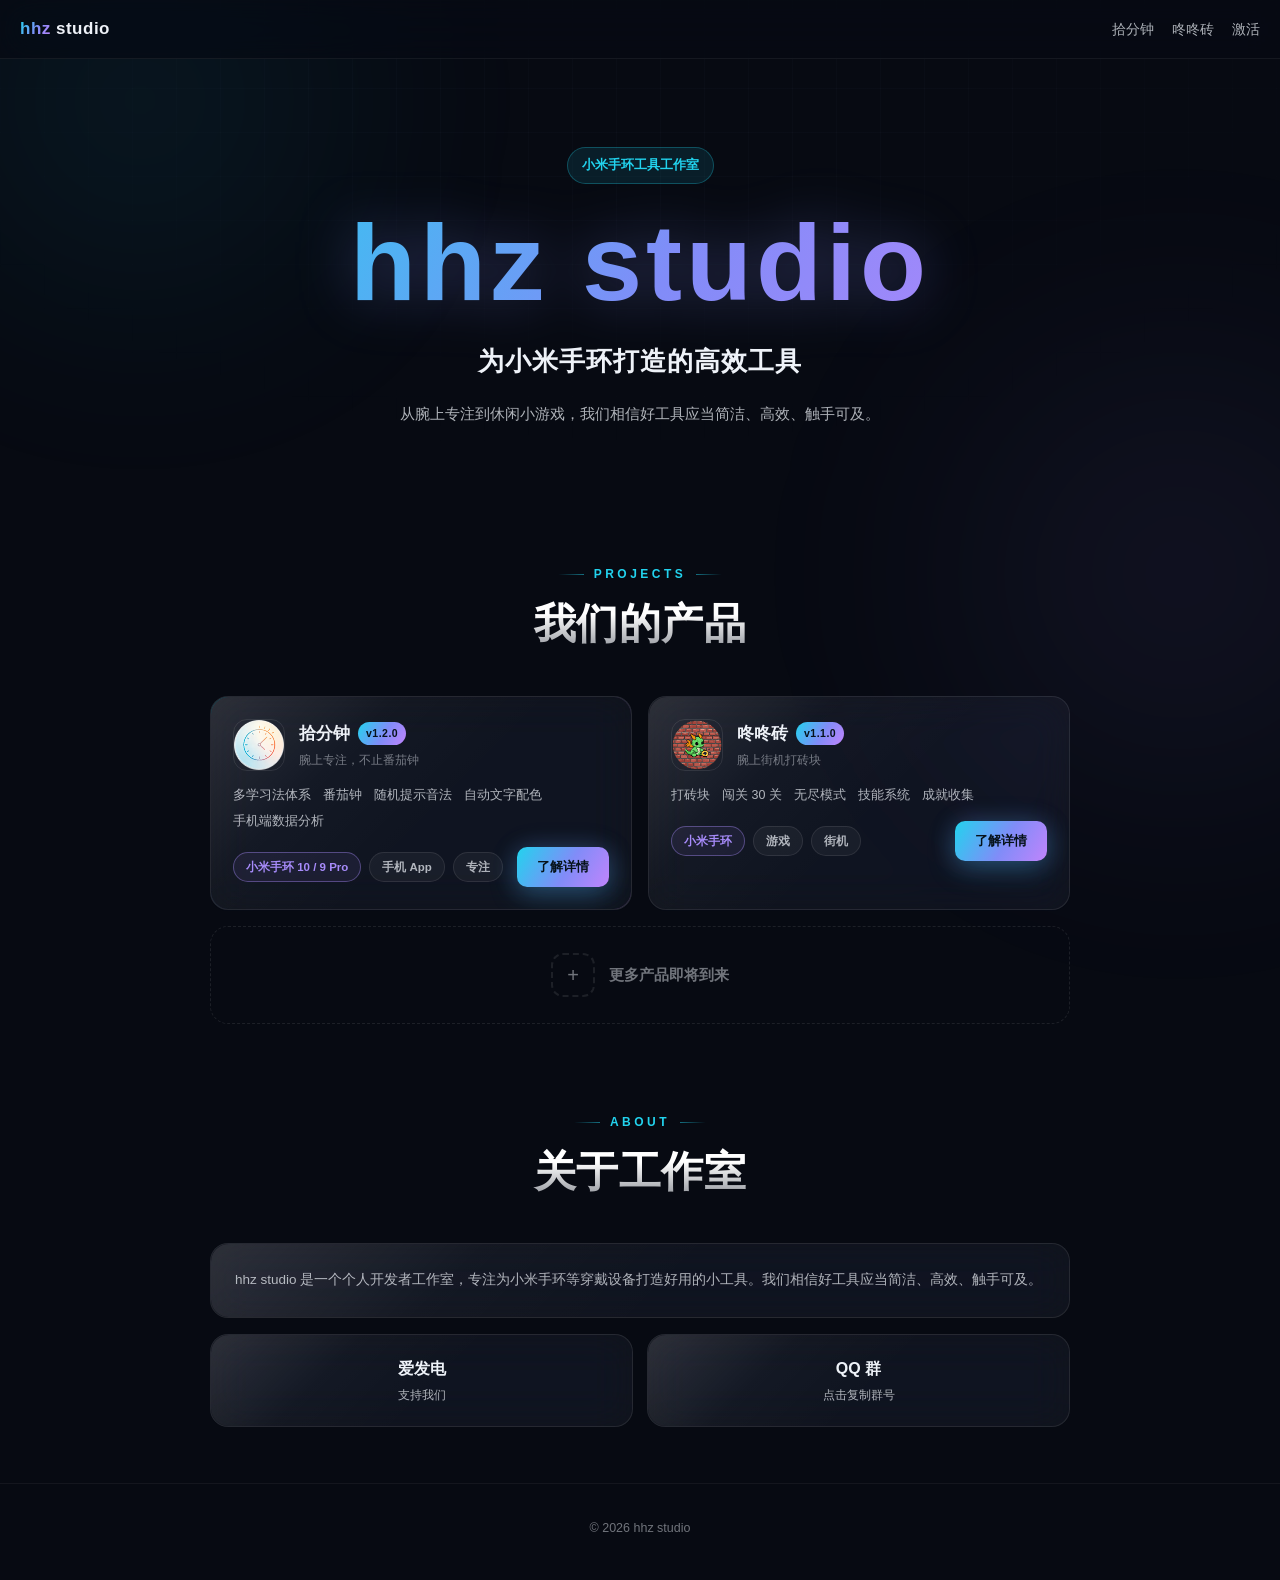
<file: index.html>
<!DOCTYPE html>
<html lang="zh-CN">
<head>
<meta charset="utf-8">
<meta name="viewport" content="width=device-width, initial-scale=1, viewport-fit=cover">
<meta name="color-scheme" content="dark">
<link rel="icon" type="image/png" href="assets/app-icon.png">
<title>hhz studio - 为小米手环打造的高效工具</title>
<style>
:root {
  --bg: #070a12;
  --bg-soft: #0c1220;
  --card: rgba(255, 255, 255, 0.045);
  --card-border: rgba(255, 255, 255, 0.09);
  --text: #eef2f8;
  --text-secondary: rgba(238, 242, 248, 0.72);
  --text-muted: rgba(238, 242, 248, 0.46);
  --primary: #22d3ee;
  --accent: #a78bfa;
  --grad: linear-gradient(120deg, #22d3ee 0%, #818cf8 55%, #c084fc 100%);
  --radius: 18px;
}
* { margin: 0; padding: 0; box-sizing: border-box; }
html { scroll-behavior: smooth; }
body {
  font-family: -apple-system, BlinkMacSystemFont, "Segoe UI", "PingFang SC", "Hiragino Sans GB", "Microsoft YaHei", sans-serif;
  background: var(--bg);
  color: var(--text);
  line-height: 1.75;
  overflow-x: hidden;
  -webkit-font-smoothing: antialiased;
}
::selection { background: rgba(34, 211, 238, 0.30); color: #fff; }
::-webkit-scrollbar { width: 10px; height: 10px; }
::-webkit-scrollbar-track { background: transparent; }
::-webkit-scrollbar-thumb { background: rgba(255, 255, 255, 0.12); border-radius: 99px; border: 2px solid var(--bg); }
::-webkit-scrollbar-thumb:hover { background: rgba(255, 255, 255, 0.22); }
/* 背景氛围光 + 网格叠加 */
.bg-glow { position: fixed; inset: 0; pointer-events: none; z-index: 0; }
.bg-glow::before, .bg-glow::after {
  content: ''; position: absolute; border-radius: 50%; filter: blur(130px); opacity: 0.4;
  animation: drift 22s ease-in-out infinite alternate;
}
.bg-glow::before { width: 560px; height: 560px; top: -180px; left: -140px; background: radial-gradient(circle, rgba(34, 211, 238, 0.34), transparent 65%); }
.bg-glow::after { width: 680px; height: 680px; top: 26%; right: -240px; background: radial-gradient(circle, rgba(168, 139, 250, 0.28), transparent 65%); animation-delay: -11s; }
@keyframes drift {
  0% { transform: translate(0, 0) scale(1); }
  50% { transform: translate(40px, 30px) scale(1.08); }
  100% { transform: translate(-30px, 50px) scale(0.96); }
}
.bg-grid {
  position: fixed; inset: 0; pointer-events: none; z-index: 0; opacity: 0.55;
  background-image:
    linear-gradient(rgba(148, 163, 200, 0.05) 1px, transparent 1px),
    linear-gradient(90deg, rgba(148, 163, 200, 0.05) 1px, transparent 1px);
  background-size: 44px 44px;
  mask-image: radial-gradient(ellipse 90% 70% at 50% 0%, #000 30%, transparent 75%);
  -webkit-mask-image: radial-gradient(ellipse 90% 70% at 50% 0%, #000 30%, transparent 75%);
}
a { color: var(--primary); text-decoration: none; }
.wrap { position: relative; z-index: 1; max-width: 1080px; margin: 0 auto; padding: 0 20px; }

/* ===== 顶栏 ===== */
.site-header {
  position: sticky; top: 0; z-index: 50;
  display: flex; align-items: center; justify-content: space-between;
  padding: 14px 20px;
  background: rgba(7, 10, 18, 0.72);
  backdrop-filter: blur(18px) saturate(160%);
  -webkit-backdrop-filter: blur(18px) saturate(160%);
  border-bottom: 1px solid rgba(255, 255, 255, 0.06);
}
.logo { font-weight: 800; font-size: 17px; color: var(--text); letter-spacing: 0.5px; }
.logo em { font-style: normal; background: var(--grad); -webkit-background-clip: text; background-clip: text; color: transparent; }
.nav { display: flex; gap: 18px; font-size: 14px; }
.nav a { color: var(--text-secondary); transition: color .2s; }
.nav a:hover, .nav a.active { color: var(--text); }

/* ===== Hero ===== */
.hero { text-align: center; padding: 88px 20px 56px; }
.hero [data-animate] { transition-delay: 0s; }
.hero [data-animate]:nth-of-type(2) { transition-delay: 0.06s; }
.hero [data-animate]:nth-of-type(3) { transition-delay: 0.12s; }
.hero [data-animate]:nth-of-type(4) { transition-delay: 0.18s; }
.hero-badge {
  display: inline-flex; align-items: center; gap: 8px;
  padding: 6px 14px; border-radius: 999px;
  background: rgba(34, 211, 238, 0.1); border: 1px solid rgba(34, 211, 238, 0.28);
  color: var(--primary); font-size: 13px; font-weight: 600; margin-bottom: 22px;
}
.hero h1 {
  font-size: clamp(52px, 10vw, 108px); font-weight: 800; letter-spacing: 4px; line-height: 1.05;
  background: linear-gradient(120deg, #22d3ee, #818cf8, #c084fc, #818cf8, #22d3ee);
  background-size: 220% auto;
  -webkit-background-clip: text; background-clip: text; color: transparent;
  animation: shine 7s linear infinite;
  filter: drop-shadow(0 0 28px rgba(129, 140, 248, 0.35));
}
@keyframes shine { to { background-position: 220% center; } }
.hero .slogan { margin-top: 20px; font-size: clamp(18px, 3vw, 26px); font-weight: 600; letter-spacing: 1px; color: var(--text); }
.hero .sub { margin: 16px auto 0; max-width: 640px; font-size: 15px; color: var(--text-secondary); line-height: 1.85; }

/* ===== 区块 ===== */
.section { padding: 72px 0 8px; }
.section-head { text-align: center; margin-bottom: 46px; }
.section-kicker {
  display: inline-flex; align-items: center; gap: 10px;
  font-size: 12px; font-weight: 700; letter-spacing: 3.5px; color: var(--primary); text-transform: uppercase;
}
.section-kicker::before, .section-kicker::after {
  content: ''; width: 26px; height: 1px;
  background: linear-gradient(90deg, transparent, rgba(34,211,238,0.5));
}
.section-kicker::after { background: linear-gradient(90deg, rgba(34,211,238,0.5), transparent); }
.section-head h2 {
  font-size: clamp(28px, 4.6vw, 42px); font-weight: 800; margin-top: 14px; letter-spacing: 0.5px; line-height: 1.2;
  background: linear-gradient(180deg, #ffffff 30%, rgba(238,242,248,0.6));
  -webkit-background-clip: text; background-clip: text; color: transparent;
}
.section-head p { margin: 14px auto 0; max-width: 640px; font-size: 14.5px; color: var(--text-secondary); line-height: 1.85; }

.glass {
  background: var(--card);
  backdrop-filter: blur(20px) saturate(160%);
  -webkit-backdrop-filter: blur(20px) saturate(160%);
  border: 1px solid var(--card-border);
  border-radius: var(--radius);
  position: relative; overflow: hidden;
  transition: transform .25s ease, border-color .25s ease, box-shadow .25s ease;
}
.glass::before {
  content: ''; position: absolute; inset: 0; border-radius: inherit; pointer-events: none;
  background: linear-gradient(135deg, rgba(255,255,255,0.12) 0%, rgba(255,255,255,0.02) 30%, transparent 55%);
}
.glass > * { position: relative; z-index: 1; }
/* 鼠标跟随光晕 */
.glass::after {
  content: ''; position: absolute; inset: 0; border-radius: inherit; z-index: 0; pointer-events: none;
  background: radial-gradient(340px circle at var(--mx, 50%) var(--my, 50%), rgba(56,189,248,0.10), transparent 65%);
  opacity: 0; transition: opacity .3s;
}
.glass:hover::after { opacity: 1; }
/* 顶部滚动进度条 */
.scroll-progress {
  position: fixed; top: 0; left: 0; right: 0; height: 2px; z-index: 100;
  background: linear-gradient(90deg, #22d3ee, #818cf8, #c084fc);
  transform-origin: 0 50%; transform: scaleX(0);
  box-shadow: 0 0 10px rgba(56,189,248,0.5);
}
/* 发光渐变边框卡片（重点卡片用） */
.glow-border { position: relative; }
.glow-border::after {
  content: ''; position: absolute; inset: -1px; border-radius: calc(var(--radius) + 1px); z-index: 0; pointer-events: none;
  padding: 1px; background: linear-gradient(135deg, rgba(34,211,238,0.5), rgba(129,140,248,0.15) 40%, rgba(192,132,252,0.4));
  -webkit-mask: linear-gradient(#000 0 0) content-box, linear-gradient(#000 0 0);
  -webkit-mask-composite: xor; mask-composite: exclude;
  opacity: 0.7;
}

/* ===== 项目卡片 ===== */
.projects-grid { display: grid; grid-template-columns: repeat(auto-fit, minmax(320px, 1fr)); gap: 16px; max-width: 860px; margin: 0 auto; }
.project-card { padding: 22px; cursor: pointer; transition: transform .18s, border-color .18s; display: flex; flex-direction: column; gap: 14px; }
.project-card:hover { transform: translateY(-4px); border-color: rgba(34, 211, 238, 0.35); }
.project-head { display: flex; align-items: center; gap: 14px; }
.project-icon { width: 52px; height: 52px; min-width: 52px; border-radius: 14px; border: 1px solid var(--card-border); }
.project-name { font-weight: 800; font-size: 17px; display: flex; align-items: center; gap: 8px; flex-wrap: wrap; }
.project-ver {
  font-size: 10.5px; font-weight: 800; padding: 2px 8px; border-radius: 999px;
  background: var(--grad); color: #06121a; letter-spacing: 0.5px;
}
.project-sub { font-size: 12px; color: var(--text-muted); margin-top: 2px; }
.project-feats { display: flex; flex-wrap: wrap; gap: 4px 12px; font-size: 12.5px; color: var(--text-secondary); }
.project-tags { display: flex; align-items: center; gap: 8px; flex-wrap: wrap; }
.chip {
  padding: 4px 12px; border-radius: 999px; font-size: 11.5px; font-weight: 600;
  background: var(--card); border: 1px solid var(--card-border); color: var(--text-secondary);
}
.chip.hot { border-color: rgba(167, 139, 250, 0.4); color: var(--accent); background: rgba(167, 139, 250, 0.08); }
.btn {
  display: inline-flex; align-items: center; justify-content: center; gap: 8px;
  height: 40px; padding: 0 20px; border-radius: 10px;
  font-size: 13px; font-weight: 700; cursor: pointer; transition: transform .15s, box-shadow .2s;
}
.btn:hover { transform: translateY(-2px); }
.btn-primary { background: var(--grad); color: #06121a; box-shadow: 0 8px 28px rgba(56, 189, 248, 0.28), 0 0 26px rgba(129, 140, 248, 0.18); }
.btn-primary:hover { box-shadow: 0 12px 34px rgba(56, 189, 248, 0.36), 0 0 44px rgba(129, 140, 248, 0.28); }
.project-card .btn { margin-left: auto; }

/* 占位卡片 */
.card-placeholder {
  grid-column: 1 / -1;
  display: flex; align-items: center; justify-content: center; gap: 14px;
  padding: 26px; border-radius: var(--radius);
  border: 1.5px dashed var(--card-border); color: var(--text-muted);
}
.card-placeholder .plus {
  width: 44px; height: 44px; border-radius: 12px; border: 2px dashed var(--card-border);
  display: flex; align-items: center; justify-content: center; font-size: 20px;
}
.card-placeholder .txt { font-weight: 600; font-size: 15px; }

/* ===== 关于 / 联系 ===== */
.about-card { padding: 24px; max-width: 860px; margin: 0 auto; }
.about-card h2 { font-size: 16px; font-weight: 800; margin-bottom: 8px; }
.about-card p { font-size: 13.5px; color: var(--text-secondary); line-height: 1.8; }

.contact-grid { display: grid; grid-template-columns: repeat(auto-fit, minmax(220px, 1fr)); gap: 14px; max-width: 860px; margin: 16px auto 0; }
.contact-card { padding: 20px; text-align: center; display: block; color: var(--text); cursor: pointer; transition: transform .18s, border-color .18s; }
.contact-card:hover { transform: translateY(-3px); border-color: rgba(34, 211, 238, 0.35); }
.contact-title { font-size: 16px; font-weight: 700; margin-bottom: 2px; }
.contact-desc { font-size: 12px; color: var(--text-secondary); }

.site-footer {
  text-align: center; padding: 34px 20px 40px;
  color: var(--text-muted); font-size: 12.5px;
  border-top: 1px solid rgba(255,255,255,0.05); margin-top: 48px;
}

/* 入场动画 */
[data-animate] { opacity: 0; transform: translateY(18px); transition: opacity .55s ease, transform .55s ease; }
[data-animate].in { opacity: 1; transform: none; }

@media (max-width: 640px) {
  .hero { padding: 60px 16px 40px; }
  .section { padding: 40px 0 4px; }
}
@media (max-width: 480px) {
  html { font-size: 15px; }
  .wrap { padding: 0 16px; }
  .site-header { padding: 12px 16px; }
  .nav { gap: 12px; }
  .nav a { font-size: 13px; }
  .hero { padding: 44px 12px 32px; }
  .hero h1 { letter-spacing: 1px; }
  .section { padding: 32px 0 4px; }
  .section-head { margin-bottom: 26px; }
  .projects-grid { grid-template-columns: 1fr; }
  .contact-grid { grid-template-columns: 1fr 1fr; gap: 10px; }
  .project-card { padding: 18px; }
  .btn { height: 44px; padding: 0 18px; }
}
</style>
</head>
<body>
<div class="bg-glow"></div>
<div class="bg-grid"></div>

<header class="site-header">
  <a class="logo" href="index.html"><em>hhz</em> studio</a>
  <nav class="nav">
    <a href="shifz.html">拾分钟</a>
    <a href="dazk.html">咚咚砖</a>
    <a href="activate.html">激活</a>
  </nav>
</header>

<div class="wrap">

  <!-- ===== Hero ===== -->
  <section class="hero">
    <div class="hero-badge" data-animate>小米手环工具工作室</div>
    <h1 data-animate>hhz studio</h1>
    <div class="slogan" data-animate>为小米手环打造的高效工具</div>
    <p class="sub" data-animate>从腕上专注到休闲小游戏，我们相信好工具应当简洁、高效、触手可及。</p>
  </section>

  <!-- ===== 产品 ===== -->
  <section class="section" id="projects">
    <div class="section-head" data-animate>
      <div class="section-kicker">Projects</div>
      <h2>我们的产品</h2>
    </div>
    <div class="projects-grid">

      <!-- 拾分钟 -->
      <div class="glass glow-border project-card" data-animate onclick="location.href='shifz.html'">
        <div class="project-head">
          <img class="project-icon" loading="lazy" src="assets/app-icon.png" alt="拾分钟">
          <div>
            <div class="project-name">拾分钟 <span class="project-ver">v1.2.0</span></div>
            <div class="project-sub">腕上专注，不止番茄钟</div>
          </div>
        </div>
        <div class="project-feats">
          <span>多学习法体系</span>
          <span>番茄钟</span>
          <span>随机提示音法</span>
          <span>自动文字配色</span>
          <span>手机端数据分析</span>
        </div>
        <div class="project-tags">
          <span class="chip hot">小米手环 10 / 9 Pro</span>
          <span class="chip">手机 App</span>
          <span class="chip">专注</span>
          <a class="btn btn-primary" href="shifz.html" onclick="event.stopPropagation()">了解详情</a>
        </div>
      </div>

      <!-- 咚咚砖 -->
      <div class="glass project-card" data-animate onclick="location.href='dazk.html'">
        <div class="project-head">
          <img class="project-icon" loading="lazy" src="assets/dazk-logo.png" alt="咚咚砖">
          <div>
            <div class="project-name">咚咚砖 <span class="project-ver">v1.1.0</span></div>
            <div class="project-sub">腕上街机打砖块</div>
          </div>
        </div>
        <div class="project-feats">
          <span>打砖块</span>
          <span>闯关 30 关</span>
          <span>无尽模式</span>
          <span>技能系统</span>
          <span>成就收集</span>
        </div>
        <div class="project-tags">
          <span class="chip hot">小米手环</span>
          <span class="chip">游戏</span>
          <span class="chip">街机</span>
          <a class="btn btn-primary" href="dazk.html" onclick="event.stopPropagation()">了解详情</a>
        </div>
      </div>

      <!-- 占位卡片 -->
      <div class="card-placeholder" data-animate>
        <div class="plus">+</div>
        <div class="txt">更多产品即将到来</div>
      </div>
    </div>
  </section>

  <!-- ===== 关于工作室 ===== -->
  <section class="section" id="about">
    <div class="section-head" data-animate>
      <div class="section-kicker">About</div>
      <h2>关于工作室</h2>
    </div>
    <div class="glass about-card" data-animate>
      <p>hhz studio 是一个个人开发者工作室，专注为小米手环等穿戴设备打造好用的小工具。我们相信好工具应当简洁、高效、触手可及。</p>
    </div>
    <div class="contact-grid">
      <a class="glass contact-card" href="https://www.ifdian.net/a/h072409" target="_blank" rel="noopener" data-animate>
        <div class="contact-title">爱发电</div>
        <div class="contact-desc">支持我们</div>
      </a>
      <div class="glass contact-card" id="qq-card" onclick="copyQQGroup()" data-animate>
        <div class="contact-title">QQ 群</div>
        <div class="contact-desc" id="qq-desc">点击复制群号</div>
      </div>
    </div>
  </section>

</div>

<footer class="site-footer">
  <span>&copy; 2026 hhz studio</span>
</footer>

<script>
(function () {
  // 入场动画
  var io = new IntersectionObserver(function (entries) {
    entries.forEach(function (e) {
      if (e.isIntersecting) { e.target.classList.add('in'); io.unobserve(e.target); }
    });
  }, { threshold: 0.08 });
  document.querySelectorAll('[data-animate]').forEach(function (el) { io.observe(el); });
})();

// 复制 QQ 群号
function copyQQGroup() {
  var input = document.createElement('input');
  input.value = '964879234';
  document.body.appendChild(input);
  input.select();
  document.execCommand('copy');
  document.body.removeChild(input);
  var desc = document.getElementById('qq-desc');
  if (desc) { desc.textContent = '已复制！'; setTimeout(function () { desc.textContent = '点击复制群号'; }, 2000); }
}
</script>
<script src="assets/script.js"></script>
</body>
</html>
</file>
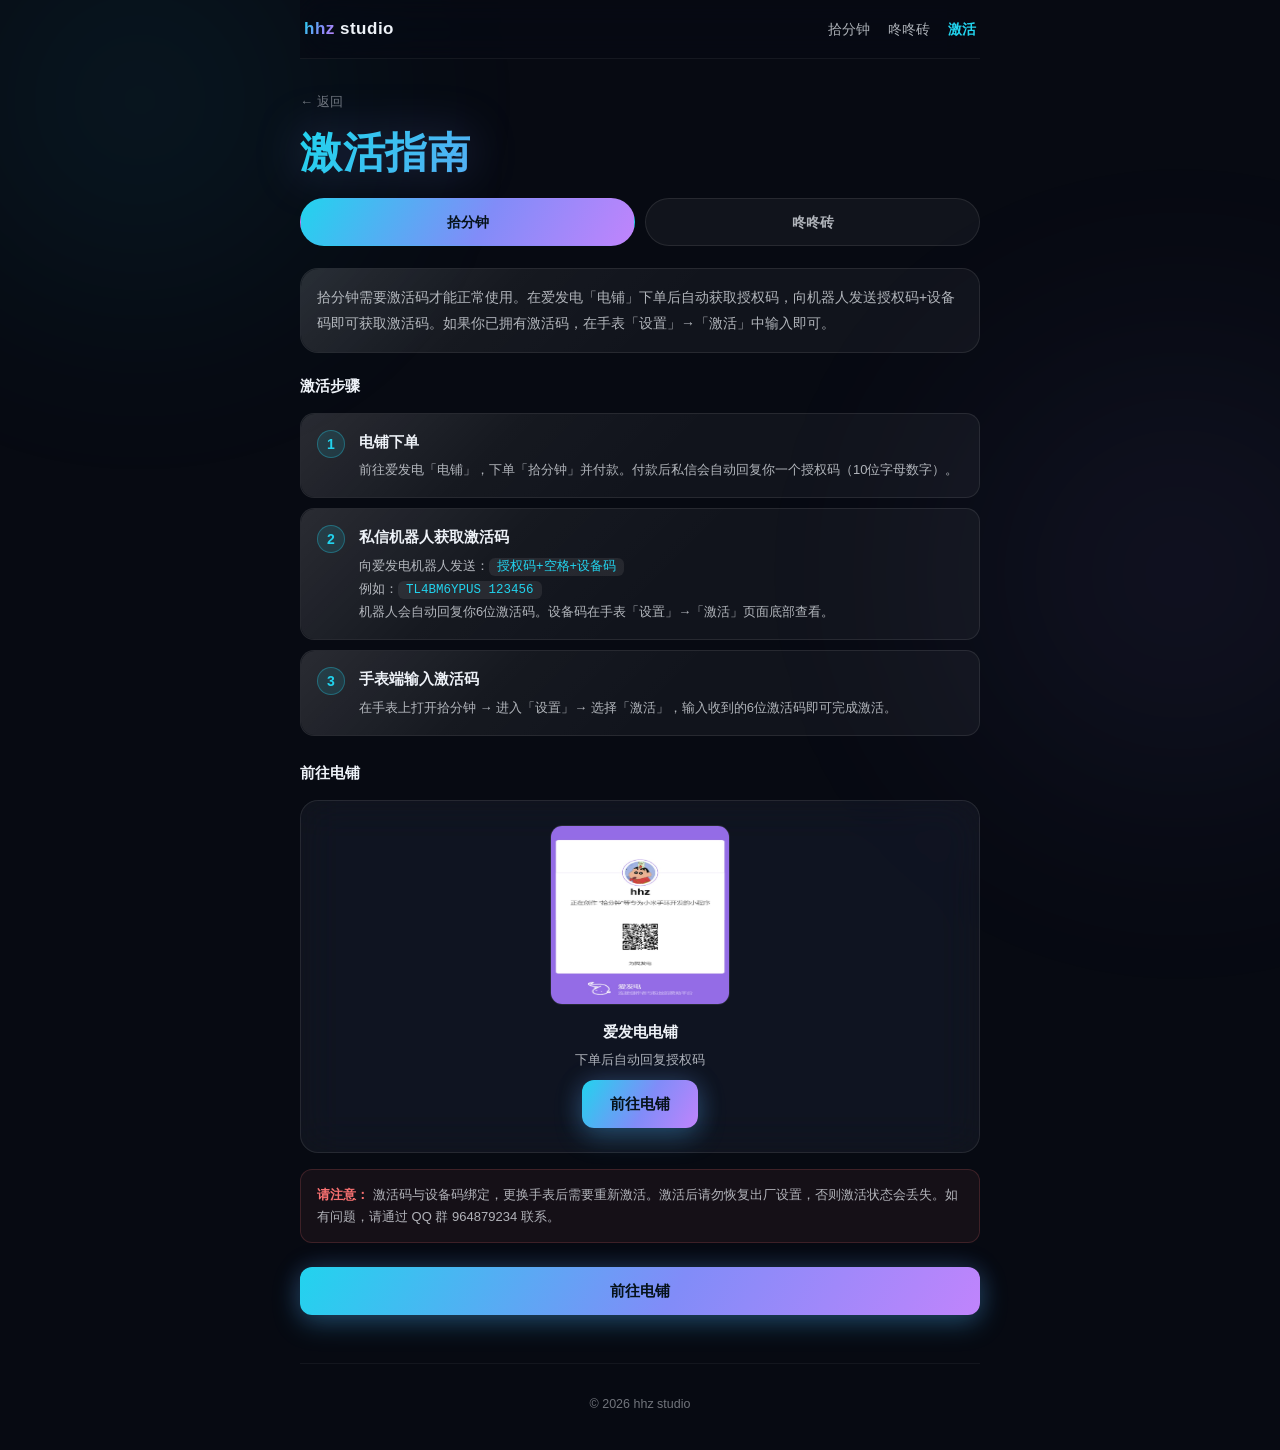
<file: activate.html>
<!DOCTYPE html>
<html lang="zh-CN">
<head>
<meta charset="utf-8">
<meta name="viewport" content="width=device-width, initial-scale=1, viewport-fit=cover">
<meta name="color-scheme" content="dark">
<link rel="icon" type="image/png" href="assets/app-icon.png">
<title>激活指南 - hhz studio</title>
<style>
:root {
  --bg: #070a12;
  --bg-soft: #0c1220;
  --card: rgba(255, 255, 255, 0.045);
  --card-border: rgba(255, 255, 255, 0.09);
  --text: #eef2f8;
  --text-secondary: rgba(238, 242, 248, 0.72);
  --text-muted: rgba(238, 242, 248, 0.46);
  --primary: #22d3ee;
  --accent: #a78bfa;
  --error: #f87171;
  --grad: linear-gradient(120deg, #22d3ee 0%, #818cf8 55%, #c084fc 100%);
  --radius: 18px;
}
* { margin: 0; padding: 0; box-sizing: border-box; }
html { scroll-behavior: smooth; }
body {
  font-family: -apple-system, BlinkMacSystemFont, "Segoe UI", "PingFang SC", "Hiragino Sans GB", "Microsoft YaHei", sans-serif;
  background: var(--bg);
  color: var(--text);
  line-height: 1.75;
  overflow-x: hidden;
  -webkit-font-smoothing: antialiased;
}
::selection { background: rgba(34, 211, 238, 0.30); color: #fff; }
::-webkit-scrollbar { width: 10px; height: 10px; }
::-webkit-scrollbar-track { background: transparent; }
::-webkit-scrollbar-thumb { background: rgba(255, 255, 255, 0.12); border-radius: 99px; border: 2px solid var(--bg); }
::-webkit-scrollbar-thumb:hover { background: rgba(255, 255, 255, 0.22); }
/* 背景氛围光 + 网格叠加 */
body::before, body::after {
  content: ''; position: fixed; border-radius: 50%; filter: blur(130px);
  opacity: 0.4; pointer-events: none; z-index: 0;
  animation: drift 22s ease-in-out infinite alternate;
}
body::before { width: 560px; height: 560px; top: -180px; left: -140px; background: radial-gradient(circle, rgba(34, 211, 238, 0.34), transparent 65%); }
body::after { width: 680px; height: 680px; top: 26%; right: -240px; background: radial-gradient(circle, rgba(168, 139, 250, 0.28), transparent 65%); animation-delay: -11s; }
@keyframes drift {
  0% { transform: translate(0, 0) scale(1); }
  50% { transform: translate(40px, 30px) scale(1.08); }
  100% { transform: translate(-30px, 50px) scale(0.96); }
}
.bg-grid {
  position: fixed; inset: 0; pointer-events: none; z-index: 0; opacity: 0.55;
  background-image:
    linear-gradient(rgba(148, 163, 200, 0.05) 1px, transparent 1px),
    linear-gradient(90deg, rgba(148, 163, 200, 0.05) 1px, transparent 1px);
  background-size: 44px 44px;
  mask-image: radial-gradient(ellipse 90% 70% at 50% 0%, #000 30%, transparent 75%);
  -webkit-mask-image: radial-gradient(ellipse 90% 70% at 50% 0%, #000 30%, transparent 75%);
}
a { color: var(--primary); text-decoration: none; }
.container {
  position: relative; z-index: 1;
  max-width: 720px; margin: 0 auto; padding: 0 20px;
  display: flex; flex-direction: column; min-height: 100vh;
}

/* ===== 顶栏 ===== */
.site-header {
  position: sticky; top: 0; z-index: 50;
  display: flex; align-items: center; justify-content: space-between;
  padding: 14px 4px;
  background: rgba(7, 10, 18, 0.72);
  backdrop-filter: blur(18px) saturate(160%);
  -webkit-backdrop-filter: blur(18px) saturate(160%);
  border-bottom: 1px solid rgba(255, 255, 255, 0.06);
}
.logo { font-weight: 800; font-size: 17px; color: var(--text); letter-spacing: 0.5px; }
.nav { display: flex; gap: 18px; font-size: 14px; }
.nav a { color: var(--text-secondary); transition: color .2s; }
.nav a:hover { color: var(--text); }
.nav a.active { color: var(--primary); font-weight: 600; }
.logo em { font-style: normal; background: var(--grad); -webkit-background-clip: text; background-clip: text; color: transparent; }

/* ===== 页面通用 ===== */
.page-section { padding: 28px 0 8px; flex: 1; }
.page-back {
  display: inline-flex; align-items: center; gap: 4px;
  font-size: 13px; color: var(--text-muted); margin-bottom: 14px;
  transition: color .2s;
}
.page-back:hover { color: var(--primary); }
.page-title {
  font-size: clamp(28px, 4.6vw, 42px); font-weight: 800; letter-spacing: 0.5px; line-height: 1.2;
  margin-bottom: 20px;
  background: linear-gradient(120deg, #22d3ee, #818cf8, #c084fc, #818cf8, #22d3ee);
  background-size: 220% auto;
  -webkit-background-clip: text; background-clip: text; color: transparent;
  animation: shine 7s linear infinite;
  filter: drop-shadow(0 0 24px rgba(129, 140, 248, 0.3));
}
@keyframes shine { to { background-position: 220% center; } }

/* ===== 玻璃卡片 ===== */
.glass-card {
  background: var(--card);
  backdrop-filter: blur(20px) saturate(160%);
  -webkit-backdrop-filter: blur(20px) saturate(160%);
  border: 1px solid var(--card-border);
  border-radius: var(--radius);
  position: relative; overflow: hidden;
}
.glass-card::before {
  content: ''; position: absolute; inset: 0; border-radius: inherit; pointer-events: none;
  background: linear-gradient(135deg, rgba(255,255,255,0.10) 0%, rgba(255,255,255,0.02) 30%, transparent 55%);
}
.glass-card > * { position: relative; z-index: 1; }
/* 鼠标跟随光晕（script.js 全局 pointermove 驱动 --mx/--my） */
.glass::after {
  content: ''; position: absolute; inset: 0; border-radius: inherit; z-index: 0; pointer-events: none;
  background: radial-gradient(340px circle at var(--mx, 50%) var(--my, 50%), rgba(56,189,248,0.10), transparent 65%);
  opacity: 0; transition: opacity .3s;
}
.glass:hover::after { opacity: 1; }
/* 顶部滚动进度条（script.js 全局注入） */
.scroll-progress {
  position: fixed; top: 0; left: 0; right: 0; height: 2px; z-index: 100;
  background: linear-gradient(90deg, #22d3ee, #818cf8, #c084fc);
  transform-origin: 0 50%; transform: scaleX(0);
  box-shadow: 0 0 10px rgba(56,189,248,0.5);
}
/* 发光渐变边框卡片（重点卡片用） */
.glow-border { position: relative; }
.glow-border::after {
  content: ''; position: absolute; inset: -1px; border-radius: calc(var(--radius) + 1px); z-index: 0; pointer-events: none;
  padding: 1px; background: linear-gradient(135deg, rgba(34,211,238,0.5), rgba(129,140,248,0.15) 40%, rgba(192,132,252,0.4));
  -webkit-mask: linear-gradient(#000 0 0) content-box, linear-gradient(#000 0 0);
  -webkit-mask-composite: xor; mask-composite: exclude;
  opacity: 0.7;
}

/* ===== 产品 Tab ===== */
.device-tabs { display: flex; gap: 10px; margin-bottom: 22px; }
.device-tab {
  flex: 1; padding: 11px; border-radius: 999px;
  background: var(--card); border: 1px solid var(--card-border);
  text-align: center; font-size: 14px; font-weight: 700;
  color: var(--text-secondary); cursor: pointer;
  transition: all .2s; user-select: none;
}
.device-tab:hover { border-color: rgba(34, 211, 238, 0.3); color: var(--text); }
.device-tab.active { background: var(--grad); color: #06121a; border-color: transparent; }

/* ===== 面板显隐 ===== */
.device-panel { display: none; }
.device-panel.active { display: block; animation: fadeUp .4s ease both; }

/* ===== 步骤卡片 ===== */
.step-card {
  display: flex; gap: 14px; padding: 16px;
  background: var(--card);
  backdrop-filter: blur(20px) saturate(160%);
  -webkit-backdrop-filter: blur(20px) saturate(160%);
  border: 1px solid var(--card-border);
  border-radius: 14px;
  margin-bottom: 10px;
  position: relative; overflow: hidden;
}
.step-card::before {
  content: ''; position: absolute; inset: 0; border-radius: inherit;
  background: linear-gradient(135deg, rgba(255,255,255,0.10) 0%, rgba(255,255,255,0.02) 30%, transparent 55%);
  pointer-events: none;
}
.step-card > * { position: relative; z-index: 1; }
.step-num {
  width: 28px; height: 28px; min-width: 28px;
  border-radius: 50%;
  background: rgba(34, 211, 238, 0.12);
  border: 1px solid rgba(34, 211, 238, 0.32);
  display: flex; align-items: center; justify-content: center;
  font-weight: 700; font-size: 14px; color: var(--primary);
}
.step-body { flex: 1; }
.step-title { font-weight: 700; font-size: 14.5px; margin-bottom: 4px; }
.step-desc { font-size: 13px; color: var(--text-secondary); line-height: 1.7; }
.step-desc code {
  background: rgba(255,255,255,0.08); padding: 2px 8px; border-radius: 6px;
  font-size: 12.5px; color: var(--primary);
  font-family: "SF Mono", "Fira Code", Consolas, monospace;
}

/* ===== 二维码区 ===== */
.qr-wrap {
  display: flex; flex-direction: column; align-items: center;
  padding: 24px;
  background: var(--card);
  backdrop-filter: blur(20px) saturate(160%);
  -webkit-backdrop-filter: blur(20px) saturate(160%);
  border: 1px solid var(--card-border);
  border-radius: var(--radius);
  text-align: center;
}
.qr-wrap img {
  width: 180px; height: 180px;
  border-radius: 12px;
  border: 1px solid var(--card-border);
  margin-bottom: 14px;
}

/* ===== 提示框 ===== */
.notice-box {
  padding: 14px 16px;
  background: rgba(248, 113, 113, 0.06);
  border: 1px solid rgba(248, 113, 113, 0.18);
  border-radius: 12px;
  font-size: 13px;
  color: var(--text-secondary);
  line-height: 1.7;
}
.notice-box strong { color: var(--error); }

/* ===== 按钮 ===== */
.btn-primary {
  display: inline-flex; align-items: center; justify-content: center; gap: 8px;
  height: 48px; padding: 0 28px; border-radius: 12px;
  font-size: 15px; font-weight: 700; cursor: pointer;
  background: var(--grad); color: #06121a;
  box-shadow: 0 8px 28px rgba(56, 189, 248, 0.28), 0 0 26px rgba(129, 140, 248, 0.18);
  transition: transform .15s, box-shadow .2s;
}
.btn-primary:hover { transform: translateY(-2px); box-shadow: 0 12px 34px rgba(56, 189, 248, 0.36), 0 0 44px rgba(129, 140, 248, 0.28); }
.btn-primary.cta { width: 100%; }

/* ===== 页脚 ===== */
.site-footer {
  text-align: center; padding: 30px 20px 36px;
  color: var(--text-muted); font-size: 12.5px;
  border-top: 1px solid rgba(255,255,255,0.05); margin-top: 40px;
}

/* ===== 入场动画（纯 CSS，不依赖 JS） ===== */
@keyframes fadeUp { from { opacity: 0; transform: translateY(18px); } to { opacity: 1; transform: none; } }
[data-animate] { animation: fadeUp .55s ease both; }
[data-animate][data-delay="1"] { animation-delay: .08s; }
[data-animate][data-delay="2"] { animation-delay: .16s; }

@media (max-width: 640px) {
  .container { padding: 0 16px; }
  .nav { gap: 14px; }
  .nav a { font-size: 13px; }
}
@media (max-width: 480px) {
  html { font-size: 15px; }
  .site-header { padding: 12px 4px; }
  .device-tabs { gap: 8px; }
  .device-tab { font-size: 13px; padding: 10px; }
  .step-card { padding: 14px; }
  .qr-wrap { padding: 20px 16px; }
  .qr-wrap img { width: 160px; height: 160px; }
}
</style>
</head>
<body>
<div class="container">
  <header class="site-header">
    <a class="logo" href="index.html"><em>hhz</em> studio</a>
    <nav class="nav">
      <a href="shifz.html">拾分钟</a>
      <a href="dazk.html">咚咚砖</a>
      <a href="activate.html" class="active">激活</a>
    </nav>
  </header>

  <main class="page-section">
    <a class="page-back" href="javascript:history.back()">← 返回</a>
    <h1 class="page-title">激活指南</h1>

    <!-- 产品 Tab -->
    <div class="device-tabs" data-animate>
      <div class="device-tab active" data-device="shifz" onclick="switchAct('shifz')">拾分钟</div>
      <div class="device-tab" data-device="dazk" onclick="switchAct('dazk')">咚咚砖</div>
    </div>

    <!-- ===== 拾分钟 ===== -->
    <div class="device-panel active" id="act-shifz">
      <div class="glass-card" style="padding:16px;margin-bottom:20px;color:var(--text-secondary);line-height:1.8;font-size:14px;" data-animate>
        拾分钟需要激活码才能正常使用。在爱发电「电铺」下单后自动获取授权码，向机器人发送授权码+设备码即可获取激活码。如果你已拥有激活码，在手表「设置」→「激活」中输入即可。
      </div>

      <h2 style="font-size:15px;font-weight:700;margin-bottom:14px;" data-animate>激活步骤</h2>
      <div data-animate>
        <div class="step-card">
          <div class="step-num">1</div>
          <div class="step-body">
            <div class="step-title">电铺下单</div>
            <div class="step-desc">前往爱发电「电铺」，下单「拾分钟」并付款。付款后私信会自动回复你一个授权码（10位字母数字）。</div>
          </div>
        </div>
        <div class="step-card">
          <div class="step-num">2</div>
          <div class="step-body">
            <div class="step-title">私信机器人获取激活码</div>
            <div class="step-desc">向爱发电机器人发送：<code>授权码+空格+设备码</code><br>例如：<code>TL4BM6YPUS 123456</code><br>机器人会自动回复你6位激活码。设备码在手表「设置」→「激活」页面底部查看。</div>
          </div>
        </div>
        <div class="step-card">
          <div class="step-num">3</div>
          <div class="step-body">
            <div class="step-title">手表端输入激活码</div>
            <div class="step-desc">在手表上打开拾分钟 → 进入「设置」→ 选择「激活」，输入收到的6位激活码即可完成激活。</div>
          </div>
        </div>
      </div>
    </div>

    <!-- ===== 咚咚砖 ===== -->
    <div class="device-panel" id="act-dazk">
      <div class="glass-card" style="padding:16px;margin-bottom:20px;color:var(--text-secondary);line-height:1.8;font-size:14px;" data-animate>
        咚咚砖需要激活码才能正常使用。在爱发电「电铺」下单后自动获取授权码，向机器人发送授权码+设备码即可获取激活码。如果你已拥有激活码，在手表「设置」→「激活」中输入即可。
      </div>

      <h2 style="font-size:15px;font-weight:700;margin-bottom:14px;" data-animate>激活步骤</h2>
      <div data-animate>
        <div class="step-card">
          <div class="step-num">1</div>
          <div class="step-body">
            <div class="step-title">电铺下单</div>
            <div class="step-desc">前往爱发电「电铺」，下单「咚咚砖」并付款。付款后私信会自动回复你一个授权码（10位字母数字）。</div>
          </div>
        </div>
        <div class="step-card">
          <div class="step-num">2</div>
          <div class="step-body">
            <div class="step-title">私信机器人获取激活码</div>
            <div class="step-desc">向爱发电机器人发送：<code>授权码+空格+设备码</code><br>例如：<code>FVRJFP93N2 123456</code><br>机器人会自动回复你6位激活码。设备码在手表「设置」→「激活」页面底部查看。</div>
          </div>
        </div>
        <div class="step-card">
          <div class="step-num">3</div>
          <div class="step-body">
            <div class="step-title">手表端输入激活码</div>
            <div class="step-desc">在手表上打开咚咚砖 → 进入「设置」→ 选择「激活」，输入收到的6位激活码即可完成激活。</div>
          </div>
        </div>
      </div>
    </div>

    <!-- 前往电铺 -->
    <h2 style="font-size:15px;font-weight:700;margin:24px 0 14px;" data-animate>前往电铺</h2>

    <div class="qr-wrap" data-animate>
      <img loading="lazy" src="assets/afdian-qr.jpg" alt="爱发电电铺二维码">
      <div style="font-weight:600;font-size:15px;margin-bottom:4px;">爱发电电铺</div>
      <div style="font-size:13px;color:var(--text-secondary);margin-bottom:8px;">下单后自动回复授权码</div>
      <a class="btn-primary" href="https://www.ifdian.net/a/h072409" target="_blank" rel="noopener">
        前往电铺
      </a>
    </div>

    <div class="notice-box" style="margin-top:16px;" data-animate>
      <strong>请注意：</strong> 激活码与设备码绑定，更换手表后需要重新激活。激活后请勿恢复出厂设置，否则激活状态会丢失。如有问题，请通过 QQ 群 964879234 联系。
    </div>

    <div style="margin-top:24px;text-align:center;" data-animate>
      <a class="btn-primary cta" href="https://www.ifdian.net/a/h072409" target="_blank" rel="noopener">前往电铺</a>
    </div>
  </main>

  <footer class="site-footer">
    <span>&copy; 2026 hhz studio</span>
  </footer>
</div>
<script>
window.switchAct = function(id) {
  document.querySelectorAll('.device-tab').forEach(function(t) {
    t.classList.toggle('active', t.dataset.device === id)
  })
  document.querySelectorAll('.device-panel').forEach(function(p) {
    p.classList.toggle('active', p.id === 'act-' + id)
  })
}
</script>
<script src="assets/script.js"></script>
</body>
</html>
</file>
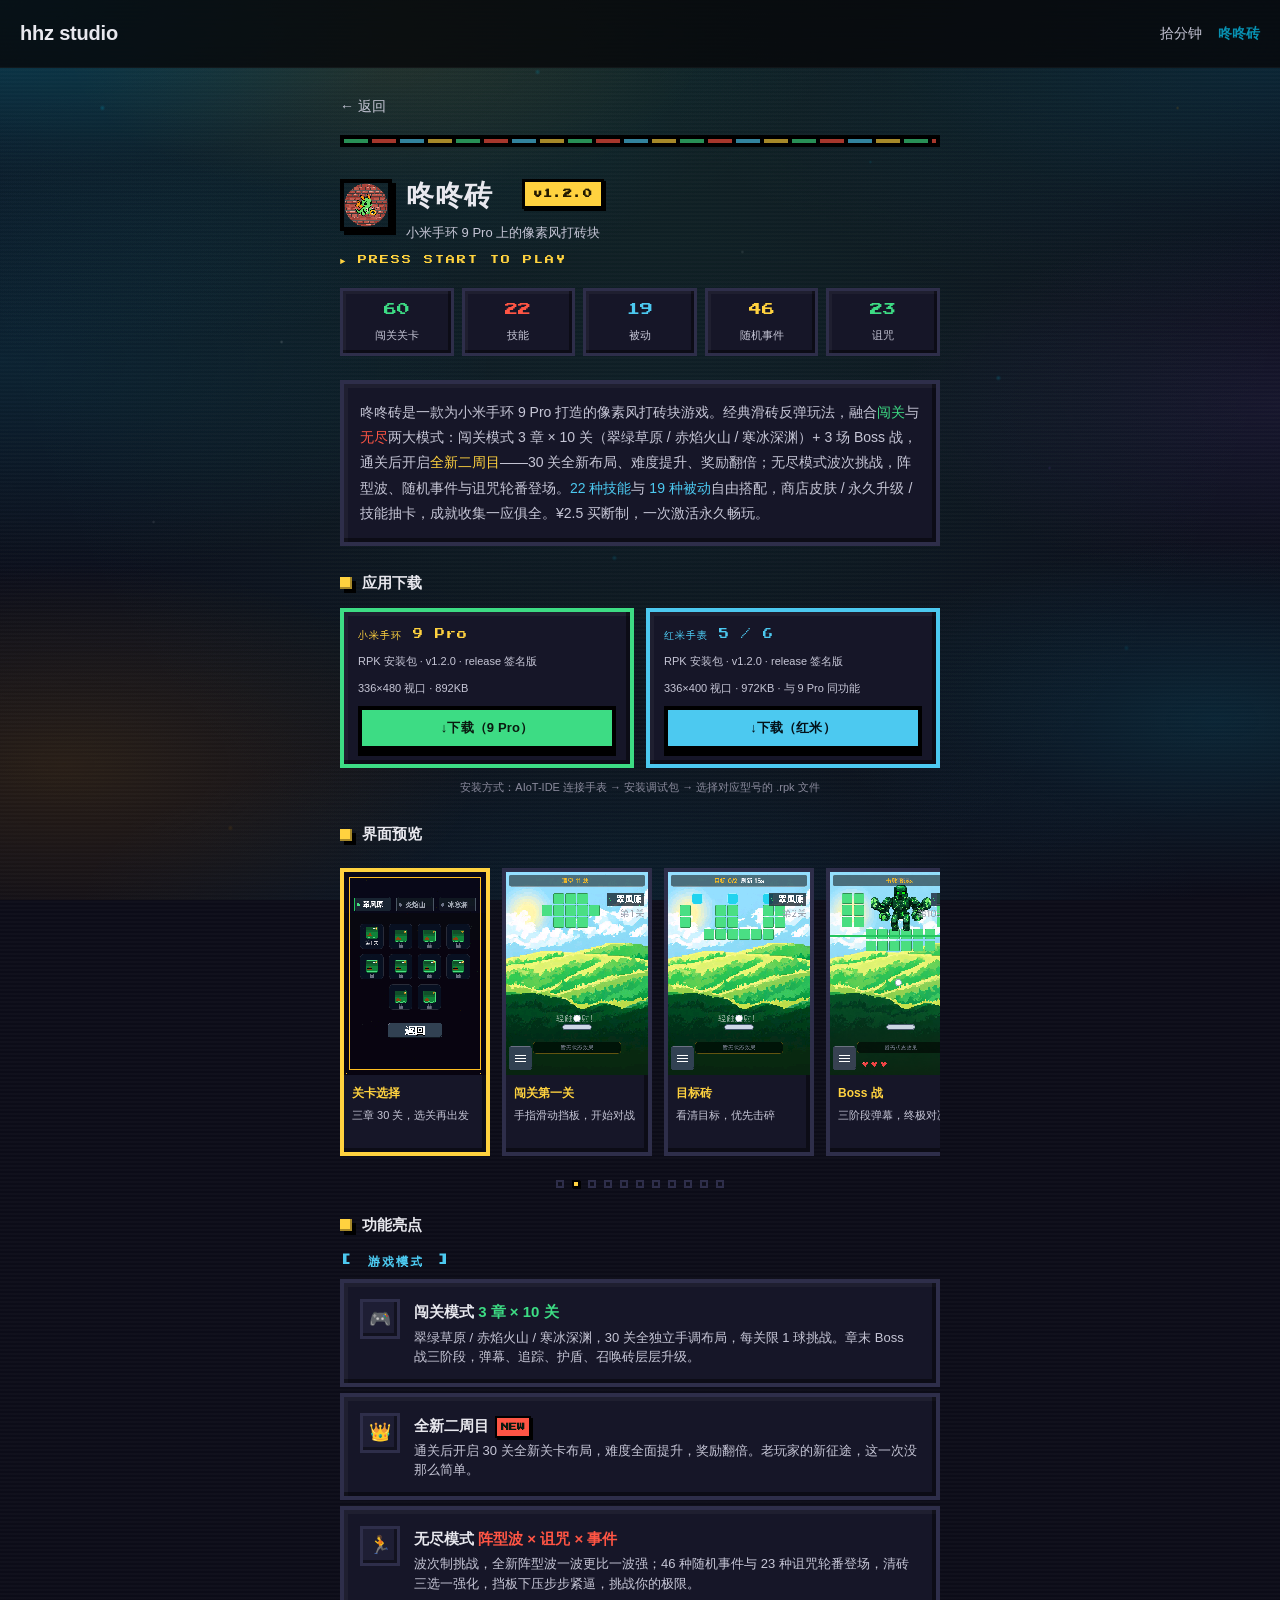
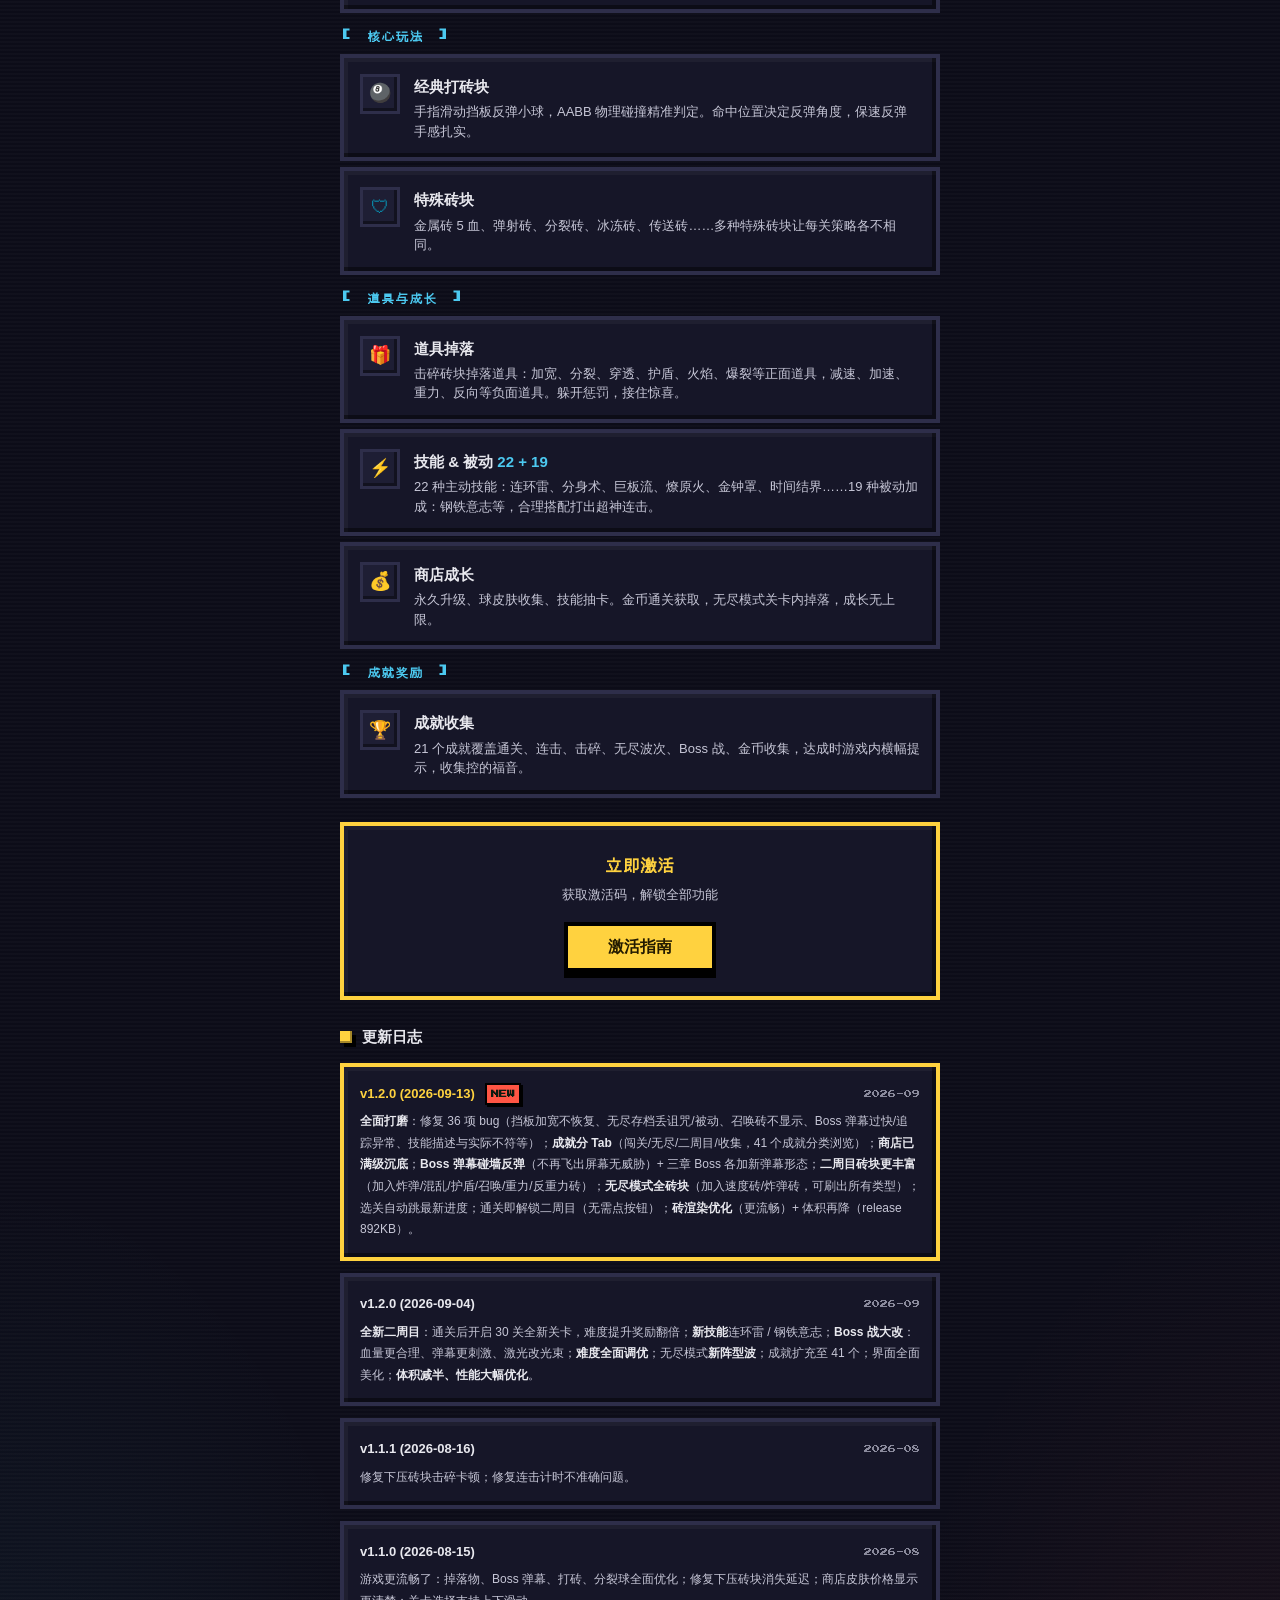
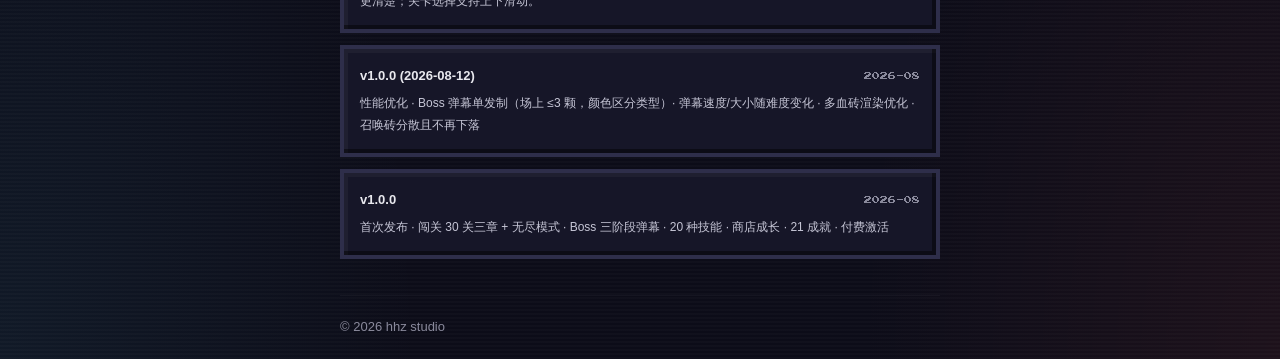
<file: dazk.html>
<!DOCTYPE html>
<html lang="zh-CN">
<head>
<meta charset="utf-8">
<meta name="viewport" content="width=device-width, initial-scale=1, viewport-fit=cover">
<meta name="color-scheme" content="dark">
<link rel="icon" type="image/png" href="assets/dazk-logo.png">
<title>咚咚砖 - hhz studio</title>
<link rel="stylesheet" href="assets/style.css">
<link rel="preconnect" href="https://fonts.googleapis.com">
<link rel="preconnect" href="https://fonts.gstatic.com" crossorigin>
<link href="https://fonts.googleapis.com/css2?family=Press+Start+2P&family=DotGothic16&display=swap" rel="stylesheet">
<style>
/* ============================================
   咚咚砖详情页 — 卡通像素风（仅作用于本页）
   ============================================ */
:root {
  --px-green: #3ddc84;   /* 翠绿草原 */
  --px-red: #ff5544;     /* 赤焰火山 */
  --px-ice: #4cc9f0;     /* 寒冰深渊 */
  --px-gold: #ffd23f;    /* 金色强调 */
  --px-bg: #0c0c18;
  --px-panel: #161628;
  --px-border: #2e2e4a;
  --px-dark: #000000;
  --px-font: "Press Start 2P", "DotGothic16", "MiSans", monospace;
}

body {
  background-color: var(--px-bg);
  background-image:
    repeating-linear-gradient(0deg, rgba(255,255,255,0.018) 0 2px, transparent 2px 4px),
    radial-gradient(ellipse 90% 45% at 50% 0%, rgba(61,220,132,0.10) 0%, transparent 60%),
    radial-gradient(ellipse 60% 40% at 100% 100%, rgba(255,85,68,0.07) 0%, transparent 55%),
    radial-gradient(ellipse 60% 40% at 0% 100%, rgba(76,201,240,0.07) 0%, transparent 55%);
  image-rendering: pixelated;
}

/* 覆盖全站玻璃质感为像素硬边 */
.glass-card, .feature-card, .screenshot-card, .btn-primary, .tag, .badge {
  border-radius: 0 !important;
}
.glass-card::before, .feature-card::before, .screenshot-card::before, .btn-primary::before { display: none !important; }
.glass-card, .feature-card {
  backdrop-filter: none !important;
  -webkit-backdrop-filter: none !important;
  background: var(--px-panel) !important;
  border: 4px solid var(--px-border) !important;
  box-shadow: inset -4px -4px 0 rgba(0,0,0,0.45), inset 4px 4px 0 rgba(255,255,255,0.04) !important;
}
.glass-card:hover, .feature-card:hover {
  background: var(--px-panel) !important;
  border-color: #3d3d5e !important;
  box-shadow: inset -4px -4px 0 rgba(0,0,0,0.45), inset 4px 4px 0 rgba(255,255,255,0.04), 0 0 0 2px rgba(255,210,63,0.15) !important;
  transform: none !important;
}

/* 像素标题字体 */
.px-font {
  font-family: var(--px-font);
  letter-spacing: 1px;
}

/* 像素按钮：硬边框 + 底部立体边 + 点击下沉 */
.btn-primary {
  backdrop-filter: none !important;
  -webkit-backdrop-filter: none !important;
  background: var(--px-green) !important;
  border: 4px solid var(--px-dark) !important;
  color: #0a1a10 !important;
  font-weight: 700;
  box-shadow: 0 6px 0 var(--px-dark) !important;
  transition: none !important;
  text-shadow: none;
  position: relative;
  top: 0;
}
.btn-primary:hover {
  background: #58f09a !important;
  color: #0a1a10 !important;
  transform: none !important;
  box-shadow: 0 6px 0 var(--px-dark) !important;
}
.btn-primary:active {
  top: 6px;
  transform: none !important;
  box-shadow: 0 0 0 var(--px-dark) !important;
}
.btn-primary.cta {
  background: var(--px-gold) !important;
  color: #221a00 !important;
}
.btn-primary.cta:hover { background: #ffe066 !important; }

/* 版本徽章 / 标签像素化 */
.badge-primary {
  background: var(--px-gold) !important;
  border: 3px solid var(--px-dark) !important;
  color: #221a00 !important;
  font-family: var(--px-font);
  font-size: 9px;
  padding: 4px 8px !important;
  box-shadow: 2px 2px 0 var(--px-dark);
}
.tag {
  background: var(--px-panel) !important;
  border: 3px solid var(--px-border) !important;
  color: var(--px-ice) !important;
  font-family: var(--px-font);
  font-size: 9px;
  padding: 4px 8px !important;
}

/* 章节标题：像素砖条装饰 */
.px-section-title {
  display: flex;
  align-items: center;
  gap: 10px;
  font-size: 15px;
  font-weight: 800;
  margin-bottom: 12px;
}
.px-section-title::before {
  content: '';
  width: 12px; height: 12px; flex-shrink: 0;
  background: var(--px-gold);
  box-shadow: 4px 4px 0 var(--px-dark), inset -2px -2px 0 rgba(0,0,0,0.35);
}
.px-sub-title {
  font-size: 12px;
  font-weight: 700;
  color: var(--px-ice);
  margin-bottom: 8px;
  font-family: var(--px-font);
  letter-spacing: 2px;
}

/* 顶部装饰像素砖墙 */
.px-brick-wall {
  height: 12px;
  margin-bottom: 20px;
  background:
    repeating-linear-gradient(90deg,
      var(--px-green) 0 24px, var(--px-dark) 24px 28px,
      var(--px-red) 28px 52px, var(--px-dark) 52px 56px,
      var(--px-ice) 56px 80px, var(--px-dark) 80px 84px,
      var(--px-gold) 84px 108px, var(--px-dark) 108px 112px);
  border: 4px solid var(--px-dark);
  box-shadow: inset 0 -4px 0 rgba(0,0,0,0.35);
}

/* 闪烁提示（PRESS START 风） */
.px-blink {
  font-family: var(--px-font);
  font-size: 9px;
  color: var(--px-gold);
  animation: pxBlink 1s steps(1) infinite;
  letter-spacing: 2px;
}
@keyframes pxBlink { 0%, 49% { opacity: 1; } 50%, 100% { opacity: 0; } }

/* 数据统计条 */
.px-stats {
  display: grid;
  grid-template-columns: repeat(5, 1fr);
  gap: 8px;
  margin-bottom: 24px;
}
.px-stat {
  background: var(--px-panel);
  border: 3px solid var(--px-border);
  box-shadow: inset -3px -3px 0 rgba(0,0,0,0.45), inset 3px 3px 0 rgba(255,255,255,0.04);
  padding: 8px 4px;
  text-align: center;
}
.px-stat .num {
  font-family: var(--px-font);
  font-size: 13px;
  color: var(--px-gold);
  margin-bottom: 4px;
}
.px-stat .lbl { font-size: 11px; color: var(--text-secondary); }
.px-stat.g .num { color: var(--px-green); }
.px-stat.r .num { color: var(--px-red); }
.px-stat.b .num { color: var(--px-ice); }

/* 截图卡片像素化 */
.screenshot-card {
  background: var(--px-panel) !important;
  border: 4px solid var(--px-border) !important;
  box-shadow: inset -4px -4px 0 rgba(0,0,0,0.45) !important;
}
.screenshot-card img { image-rendering: pixelated; }
.screenshot-card:hover { transform: none !important; border-color: #3d3d5e !important; }
.screenshot-card.active { border-color: var(--px-gold) !important; }
.screenshot-label { color: var(--px-gold); font-weight: 700; }
.scroll-dots .scroll-dot {
  border-radius: 0 !important;
  border: 2px solid var(--px-border);
  background: transparent;
  transform: none !important;
}
.scroll-dots .scroll-dot.active {
  background: var(--px-gold) !important;
  border-color: var(--px-dark);
  box-shadow: 1px 1px 0 var(--px-dark);
}

/* 功能图标方块化 */
.feature-card .feature-icon {
  border-radius: 0 !important;
  background: #1e1e34 !important;
  border: 3px solid var(--px-border) !important;
  box-shadow: inset -3px -3px 0 rgba(0,0,0,0.4);
}
.feature-title { color: var(--text-primary); }
.px-new {
  display: inline-block;
  font-family: var(--px-font);
  font-size: 8px;
  color: #0a1a10;
  background: var(--px-red);
  border: 2px solid var(--px-dark);
  padding: 2px 4px;
  margin-left: 6px;
  vertical-align: middle;
  box-shadow: 2px 2px 0 var(--px-dark);
  animation: pxBlink 1.2s steps(1) infinite;
}

/* 主题色文字 */
.c-green { color: var(--px-green); }
.c-red { color: var(--px-red); }
.c-ice { color: var(--px-ice); }
.c-gold { color: var(--px-gold); }

/* 下载区：双设备卡片 */
.px-dl-grid { display: grid; grid-template-columns: 1fr 1fr; gap: 12px; }
.px-dl-card {
  background: var(--px-panel);
  border: 4px solid var(--px-border);
  box-shadow: inset -4px -4px 0 rgba(0,0,0,0.45), inset 4px 4px 0 rgba(255,255,255,0.04);
  padding: 14px;
  display: flex; flex-direction: column; gap: 8px;
}
.px-dl-card .dev-name { font-family: var(--px-font); font-size: 10px; color: var(--px-gold); letter-spacing: 1px; }
.px-dl-card .dev-sub { font-size: 11px; color: var(--text-secondary); }
.px-dl-card .btn-primary { width: 100%; text-align: center; }
@media (max-width: 640px) {
  .px-stats { grid-template-columns: repeat(3, 1fr); }
  .px-dl-grid { grid-template-columns: 1fr; }
}
@media (max-width: 480px) {
  html { font-size: 15px; }
  .px-stats { gap: 6px; }
  .px-stat .num { font-size: 11px; }
  .px-stat .lbl { font-size: 10px; }
  .px-section-title { font-size: 13px; }
  .px-blink { font-size: 8px; letter-spacing: 1px; }
}

/* 更新日志条目 */
.px-log { margin-bottom: 12px; }
.px-log-head {
  display: flex; justify-content: space-between; align-items: baseline; margin-bottom: 6px;
}
.px-log-ver { font-weight: 800; font-size: 13px; }
.px-log-ver.latest { color: var(--px-gold); }
.px-log-date { font-family: var(--px-font); font-size: 8px; color: var(--text-muted); }
.px-log-body { font-size: 12px; color: var(--text-secondary); line-height: 1.8; }
.px-log-body b { color: var(--text-primary); }
</style>
</head>
<body>
<div class="container">
  <header class="site-header">
    <a class="logo" href="index.html">hhz studio</a>
    <nav class="nav">
      <a href="shifz.html">拾分钟</a>
      <a href="dazk.html" class="active">咚咚砖</a>
    </nav>
  </header>

  <main class="page-section">
    <a class="page-back" href="index.html">&larr; 返回</a>

    <!-- 像素砖墙装饰 -->
    <div class="px-brick-wall" aria-hidden="true"></div>

    <!-- 产品头部 -->
    <div style="display:flex;align-items:center;gap:14px;margin-bottom:8px;" data-animate>
      <img src="assets/dazk-logo.png" alt="咚咚砖" style="width:52px;height:52px;border-radius:0;flex-shrink:0;border:4px solid #000;box-shadow:4px 4px 0 #000;image-rendering:pixelated;">
      <div>
        <h1 class="page-title px-font" style="margin-bottom:6px;">咚咚砖 <span class="badge badge-primary">v1.2.0</span></h1>
        <div style="color:var(--text-secondary);font-size:13px;">小米手环 9 Pro 上的像素风打砖块</div>
      </div>
    </div>
    <div class="px-blink" style="margin-bottom:20px;" data-animate>&#9658; PRESS START TO PLAY</div>

    <!-- 数据统计 -->
    <div class="px-stats" data-animate>
      <div class="px-stat g"><div class="num">60</div><div class="lbl">闯关关卡</div></div>
      <div class="px-stat r"><div class="num">22</div><div class="lbl">技能</div></div>
      <div class="px-stat b"><div class="num">19</div><div class="lbl">被动</div></div>
      <div class="px-stat"><div class="num">46</div><div class="lbl">随机事件</div></div>
      <div class="px-stat g"><div class="num">23</div><div class="lbl">诅咒</div></div>
    </div>

    <!-- 简介 -->
    <div class="glass-card" style="padding:16px;margin-bottom:24px;color:var(--text-secondary);line-height:1.8;font-size:14px;" data-animate>
      咚咚砖是一款为小米手环 9 Pro 打造的像素风打砖块游戏。经典滑砖反弹玩法，融合<span class="c-green">闯关</span>与<span class="c-red">无尽</span>两大模式：闯关模式 3 章 &times; 10 关（翠绿草原 / 赤焰火山 / 寒冰深渊）+ 3 场 Boss 战，通关后开启<span class="c-gold">全新二周目</span>——30 关全新布局、难度提升、奖励翻倍；无尽模式波次挑战，阵型波、随机事件与诅咒轮番登场。<span class="c-ice">22 种技能</span>与 <span class="c-ice">19 种被动</span>自由搭配，商店皮肤 / 永久升级 / 技能抽卡，成就收集一应俱全。&#165;2.5 买断制，一次激活永久畅玩。
    </div>

    <!-- 下载区：双设备 -->
    <h2 class="px-section-title" data-animate>应用下载</h2>
    <div class="px-dl-grid" data-animate>
      <div class="px-dl-card" style="border-color:var(--px-green) !important;">
        <div class="dev-name">小米手环 9 Pro</div>
        <div class="dev-sub">RPK 安装包 · v1.2.0 · release 签名版</div>
        <div class="dev-sub">336×480 视口 · 892KB</div>
        <a class="btn-primary" href="assets/dazk.rpk" download style="line-height:44px;height:44px;font-size:13px;"><span>&darr;</span> <span style="white-space:nowrap;">下载（9 Pro）</span></a>
      </div>
      <div class="px-dl-card" style="border-color:var(--px-ice) !important;">
        <div class="dev-name" style="color:var(--px-ice);">红米手表 5 / 6</div>
        <div class="dev-sub">RPK 安装包 · v1.2.0 · release 签名版</div>
        <div class="dev-sub">336×400 视口 · 972KB · 与 9 Pro 同功能</div>
        <a class="btn-primary" href="assets/dazk-redmi.rpk" download style="line-height:44px;height:44px;font-size:13px;background:var(--px-ice) !important;color:#04121a !important;"><span>&darr;</span> <span style="white-space:nowrap;">下载（红米）</span></a>
      </div>
    </div>
    <div style="font-size:11px;color:var(--text-muted);margin:10px 0 24px;text-align:center;" data-animate>安装方式：AIoT-IDE 连接手表 → 安装调试包 → 选择对应型号的 .rpk 文件</div>

    <!-- 截图轮播 -->
    <h2 class="px-section-title" data-animate>界面预览</h2>
    <div class="screenshot-scroll" id="scroll-dazk" data-animate>
      <div class="screenshot-card active"><img loading="lazy" src="assets/dazk-screenshots/menu.png" alt="主菜单" style="width:100%;display:block;"><div class="screenshot-label">主菜单</div><div class="screenshot-desc">闯关、无尽、商店一步直达</div></div>
      <div class="screenshot-card"><img loading="lazy" src="assets/dazk-screenshots/level-select.png" alt="关卡选择" style="width:100%;display:block;"><div class="screenshot-label">关卡选择</div><div class="screenshot-desc">三章 30 关，选关再出发</div></div>
      <div class="screenshot-card"><img loading="lazy" src="assets/dazk-screenshots/level.png" alt="闯关第一关" style="width:100%;display:block;"><div class="screenshot-label">闯关第一关</div><div class="screenshot-desc">手指滑动挡板，开始对战</div></div>
      <div class="screenshot-card"><img loading="lazy" src="assets/dazk-screenshots/level-goal.png" alt="目标砖" style="width:100%;display:block;"><div class="screenshot-label">目标砖</div><div class="screenshot-desc">看清目标，优先击碎</div></div>
      <div class="screenshot-card"><img loading="lazy" src="assets/dazk-screenshots/boss.png" alt="Boss 战" style="width:100%;display:block;"><div class="screenshot-label">Boss 战</div><div class="screenshot-desc">三阶段弹幕，终极对决</div></div>
      <div class="screenshot-card"><img loading="lazy" src="assets/dazk-screenshots/endless.png" alt="无尽大砖" style="width:100%;display:block;"><div class="screenshot-label">无尽大砖</div><div class="screenshot-desc">大砖奖励，一波更比一波强</div></div>
      <div class="screenshot-card"><img loading="lazy" src="assets/dazk-screenshots/endless-event.png" alt="无尽事件" style="width:100%;display:block;"><div class="screenshot-label">无尽事件</div><div class="screenshot-desc">随机事件，惊喜不断</div></div>
      <div class="screenshot-card"><img loading="lazy" src="assets/dazk-screenshots/skills.png" alt="技能选择" style="width:100%;display:block;"><div class="screenshot-label">技能选择</div><div class="screenshot-desc">三选一，打造专属套路</div></div>
      <div class="screenshot-card"><img loading="lazy" src="assets/dazk-screenshots/shop.png" alt="商店升级" style="width:100%;display:block;"><div class="screenshot-label">商店升级</div><div class="screenshot-desc">永久升级，越战越强</div></div>
      <div class="screenshot-card"><img loading="lazy" src="assets/dazk-screenshots/shop-skins.png" alt="球皮肤" style="width:100%;display:block;"><div class="screenshot-label">球皮肤</div><div class="screenshot-desc">多款皮肤，随心搭配</div></div>
      <div class="screenshot-card"><img loading="lazy" src="assets/dazk-screenshots/achievements.png" alt="成就" style="width:100%;display:block;"><div class="screenshot-label">成就</div><div class="screenshot-desc">21 个成就等你解锁</div></div>
    </div>
    <div class="scroll-dots" id="dots-dazk">
      <span class="scroll-dot active" data-index="0"></span><span class="scroll-dot" data-index="1"></span><span class="scroll-dot" data-index="2"></span><span class="scroll-dot" data-index="3"></span><span class="scroll-dot" data-index="4"></span><span class="scroll-dot" data-index="5"></span><span class="scroll-dot" data-index="6"></span><span class="scroll-dot" data-index="7"></span><span class="scroll-dot" data-index="8"></span><span class="scroll-dot" data-index="9"></span><span class="scroll-dot" data-index="10"></span>
    </div>

    <!-- 功能亮点 -->
    <h2 class="px-section-title" style="margin-top:24px;" data-animate>功能亮点</h2>

    <h3 class="px-sub-title" data-animate>[ 游戏模式 ]</h3>
    <div class="feature-card" style="margin-bottom:6px;" data-animate>
      <div class="feature-icon">&#127918;</div>
      <div class="feature-body">
        <div class="feature-title">闯关模式 <span class="c-green">3 章 &times; 10 关</span></div>
        <div class="feature-desc">翠绿草原 / 赤焰火山 / 寒冰深渊，30 关全独立手调布局，每关限 1 球挑战。章末 Boss 战三阶段，弹幕、追踪、护盾、召唤砖层层升级。</div>
      </div>
    </div>
    <div class="feature-card" style="margin-bottom:6px;" data-animate data-delay="1">
      <div class="feature-icon">&#128081;</div>
      <div class="feature-body">
        <div class="feature-title">全新二周目<span class="px-new">NEW</span></div>
        <div class="feature-desc">通关后开启 30 关全新关卡布局，难度全面提升，奖励翻倍。老玩家的新征途，这一次没那么简单。</div>
      </div>
    </div>
    <div class="feature-card" style="margin-bottom:12px;" data-animate data-delay="2">
      <div class="feature-icon">&#127939;</div>
      <div class="feature-body">
        <div class="feature-title">无尽模式 <span class="c-red">阵型波 &times; 诅咒 &times; 事件</span></div>
        <div class="feature-desc">波次制挑战，全新阵型波一波更比一波强；46 种随机事件与 23 种诅咒轮番登场，清砖三选一强化，挡板下压步步紧逼，挑战你的极限。</div>
      </div>
    </div>

    <h3 class="px-sub-title" data-animate>[ 核心玩法 ]</h3>
    <div class="feature-card" style="margin-bottom:6px;" data-animate>
      <div class="feature-icon">&#127921;</div>
      <div class="feature-body">
        <div class="feature-title">经典打砖块</div>
        <div class="feature-desc">手指滑动挡板反弹小球，AABB 物理碰撞精准判定。命中位置决定反弹角度，保速反弹手感扎实。</div>
      </div>
    </div>
    <div class="feature-card" style="margin-bottom:12px;" data-animate data-delay="1">
      <div class="feature-icon">&#128737;</div>
      <div class="feature-body">
        <div class="feature-title">特殊砖块</div>
        <div class="feature-desc">金属砖 5 血、弹射砖、分裂砖、冰冻砖、传送砖……多种特殊砖块让每关策略各不相同。</div>
      </div>
    </div>

    <h3 class="px-sub-title" data-animate>[ 道具与成长 ]</h3>
    <div class="feature-card" style="margin-bottom:6px;" data-animate>
      <div class="feature-icon">&#127873;</div>
      <div class="feature-body">
        <div class="feature-title">道具掉落</div>
        <div class="feature-desc">击碎砖块掉落道具：加宽、分裂、穿透、护盾、火焰、爆裂等正面道具，减速、加速、重力、反向等负面道具。躲开惩罚，接住惊喜。</div>
      </div>
    </div>
    <div class="feature-card" style="margin-bottom:6px;" data-animate data-delay="1">
      <div class="feature-icon">&#9889;</div>
      <div class="feature-body">
        <div class="feature-title">技能 &amp; 被动 <span class="c-ice">22 + 19</span></div>
        <div class="feature-desc">22 种主动技能：连环雷、分身术、巨板流、燎原火、金钟罩、时间结界……19 种被动加成：钢铁意志等，合理搭配打出超神连击。</div>
      </div>
    </div>
    <div class="feature-card" style="margin-bottom:12px;" data-animate data-delay="2">
      <div class="feature-icon">&#128176;</div>
      <div class="feature-body">
        <div class="feature-title">商店成长</div>
        <div class="feature-desc">永久升级、球皮肤收集、技能抽卡。金币通关获取，无尽模式关卡内掉落，成长无上限。</div>
      </div>
    </div>

    <h3 class="px-sub-title" data-animate>[ 成就奖励 ]</h3>
    <div class="feature-card" style="margin-bottom:24px;" data-animate>
      <div class="feature-icon">&#127942;</div>
      <div class="feature-body">
        <div class="feature-title">成就收集</div>
        <div class="feature-desc">21 个成就覆盖通关、连击、击碎、无尽波次、Boss 战、金币收集，达成时游戏内横幅提示，收集控的福音。</div>
      </div>
    </div>

    <!-- 激活 CTA -->
    <div class="glass-card cta-card" style="padding:24px;text-align:center;margin-bottom:24px;border-color:var(--px-gold) !important;" data-animate data-delay="2">
      <div style="font-weight:700;font-size:16px;margin-bottom:6px;" class="c-gold px-font">立即激活</div>
      <div style="color:var(--text-secondary);font-size:13px;margin-bottom:16px;">获取激活码，解锁全部功能</div>
      <a class="btn-primary cta" href="activate.html" style="width:auto;padding:0 40px;line-height:50px;height:50px;font-size:1rem;">激活指南</a>
    </div>

    <!-- 更新日志 -->
    <h2 class="px-section-title" data-animate>更新日志</h2>
    <div class="glass-card px-log" style="padding:16px;border-color:var(--px-gold) !important;" data-animate>
      <div class="px-log-head">
        <span class="px-log-ver latest">v1.2.0 (2026-09-13) <span class="px-new">NEW</span></span>
        <span class="px-log-date">2026-09</span>
      </div>
      <div class="px-log-body"><b>全面打磨</b>：修复 36 项 bug（挡板加宽不恢复、无尽存档丢诅咒/被动、召唤砖不显示、Boss 弹幕过快/追踪异常、技能描述与实际不符等）；<b>成就分 Tab</b>（闯关/无尽/二周目/收集，41 个成就分类浏览）；<b>商店已满级沉底</b>；<b>Boss 弹幕碰墙反弹</b>（不再飞出屏幕无威胁）+ 三章 Boss 各加新弹幕形态；<b>二周目砖块更丰富</b>（加入炸弹/混乱/护盾/召唤/重力/反重力砖）；<b>无尽模式全砖块</b>（加入速度砖/炸弹砖，可刷出所有类型）；选关自动跳最新进度；通关即解锁二周目（无需点按钮）；<b>砖渲染优化</b>（更流畅）+ 体积再降（release 892KB）。</div>
    </div>
    <div class="glass-card px-log" style="padding:16px;" data-animate>
      <div class="px-log-head">
        <span class="px-log-ver">v1.2.0 (2026-09-04)</span>
        <span class="px-log-date">2026-09</span>
      </div>
      <div class="px-log-body"><b>全新二周目</b>：通关后开启 30 关全新关卡，难度提升奖励翻倍；<b>新技能</b>连环雷 / 钢铁意志；<b>Boss 战大改</b>：血量更合理、弹幕更刺激、激光改光束；<b>难度全面调优</b>；无尽模式<b>新阵型波</b>；成就扩充至 41 个；界面全面美化；<b>体积减半、性能大幅优化</b>。</div>
    </div>
    <div class="glass-card px-log" style="padding:16px;" data-animate>
      <div class="px-log-head">
        <span class="px-log-ver">v1.1.1 (2026-08-16)</span>
        <span class="px-log-date">2026-08</span>
      </div>
      <div class="px-log-body">修复下压砖块击碎卡顿；修复连击计时不准确问题。</div>
    </div>
    <div class="glass-card px-log" style="padding:16px;" data-animate>
      <div class="px-log-head">
        <span class="px-log-ver">v1.1.0 (2026-08-15)</span>
        <span class="px-log-date">2026-08</span>
      </div>
      <div class="px-log-body">游戏更流畅了：掉落物、Boss 弹幕、打砖、分裂球全面优化；修复下压砖块消失延迟；商店皮肤价格显示更清楚；关卡选择支持上下滑动。</div>
    </div>
    <div class="glass-card px-log" style="padding:16px;" data-animate>
      <div class="px-log-head">
        <span class="px-log-ver">v1.0.0 (2026-08-12)</span>
        <span class="px-log-date">2026-08</span>
      </div>
      <div class="px-log-body">性能优化 · Boss 弹幕单发制（场上 ≤3 颗，颜色区分类型）· 弹幕速度/大小随难度变化 · 多血砖渲染优化 · 召唤砖分散且不再下落</div>
    </div>
    <div class="glass-card px-log" style="padding:16px;" data-animate>
      <div class="px-log-head">
        <span class="px-log-ver">v1.0.0</span>
        <span class="px-log-date">2026-08</span>
      </div>
      <div class="px-log-body">首次发布 · 闯关 30 关三章 + 无尽模式 · Boss 三阶段弹幕 · 20 种技能 · 商店成长 · 21 成就 · 付费激活</div>
    </div>
  </main>

  <footer class="site-footer">
    <span>&copy; 2026 hhz studio</span>
  </footer>
</div>

<script>
window.switchDevice = function(device) {
  document.querySelectorAll('.device-tab').forEach(function(t) {
    t.classList.toggle('active', t.dataset.device === device)
  })
  document.querySelectorAll('.device-panel').forEach(function(p) {
    p.classList.toggle('active', p.id === 'panel-' + device)
  })
  setTimeout(function() {
    document.querySelectorAll('.screenshot-scroll').forEach(function(sc) {
      if (sc.offsetParent !== null) initCarousel(sc)
    })
  }, 50)
}

function initCarousel(sc) {
  var dots = sc.parentElement.querySelector('.scroll-dots')
  if (!dots) return
  function updateDots() {
    var cards = sc.querySelectorAll('.screenshot-card')
    var idx = Math.round(sc.scrollLeft / (cards[0] ? cards[0].offsetWidth + 16 : 150))
    idx = Math.max(0, Math.min(idx, dots.children.length - 1))
    Array.from(dots.children).forEach(function(d, i) { d.classList.toggle('active', i === idx) })
    cards.forEach(function(c, i) { c.classList.toggle('active', i === idx) })
  }
  sc.addEventListener('scroll', updateDots)
  Array.from(dots.children).forEach(function(dot) {
    dot.addEventListener('click', function() {
      var idx = parseInt(this.getAttribute('data-index'), 10)
      var cards = sc.querySelectorAll('.screenshot-card')
      if (cards[idx]) cards[idx].scrollIntoView({ behavior: 'smooth', inline: 'start' })
    })
  })
  updateDots()
  var autoTimer = setInterval(function() {
    var cards = sc.querySelectorAll('.screenshot-card')
    if (!cards.length) return
    var currentIdx = Array.from(dots.children).findIndex(function(d) { return d.classList.contains('active') })
    var nextIdx = (currentIdx + 1) % cards.length
    sc.scrollTo({ left: nextIdx * (cards[0].offsetWidth + 16), behavior: 'smooth' })
  }, 1200)
  var idleTimer
  function resetAutoScroll() {
    clearTimeout(idleTimer); clearInterval(autoTimer)
    idleTimer = setTimeout(function() {
      autoTimer = setInterval(function() {
        var cards = sc.querySelectorAll('.screenshot-card')
        if (!cards.length) return
        var currentIdx = Array.from(dots.children).findIndex(function(d) { return d.classList.contains('active') })
        sc.scrollTo({ left: ((currentIdx + 1) % cards.length) * (cards[0].offsetWidth + 16), behavior: 'smooth' })
      }, 1200)
    }, 6000)
  }
  sc.addEventListener('scroll', resetAutoScroll)
  Array.from(dots.children).forEach(function(d) { d.addEventListener('click', resetAutoScroll) })
}

document.addEventListener('DOMContentLoaded', function() {
  document.querySelectorAll('.screenshot-scroll').forEach(function(sc) {
    if (sc.offsetParent !== null) initCarousel(sc)
  })
})
</script>
<script src="assets/script.js"></script>
</body>
</html>
</file>
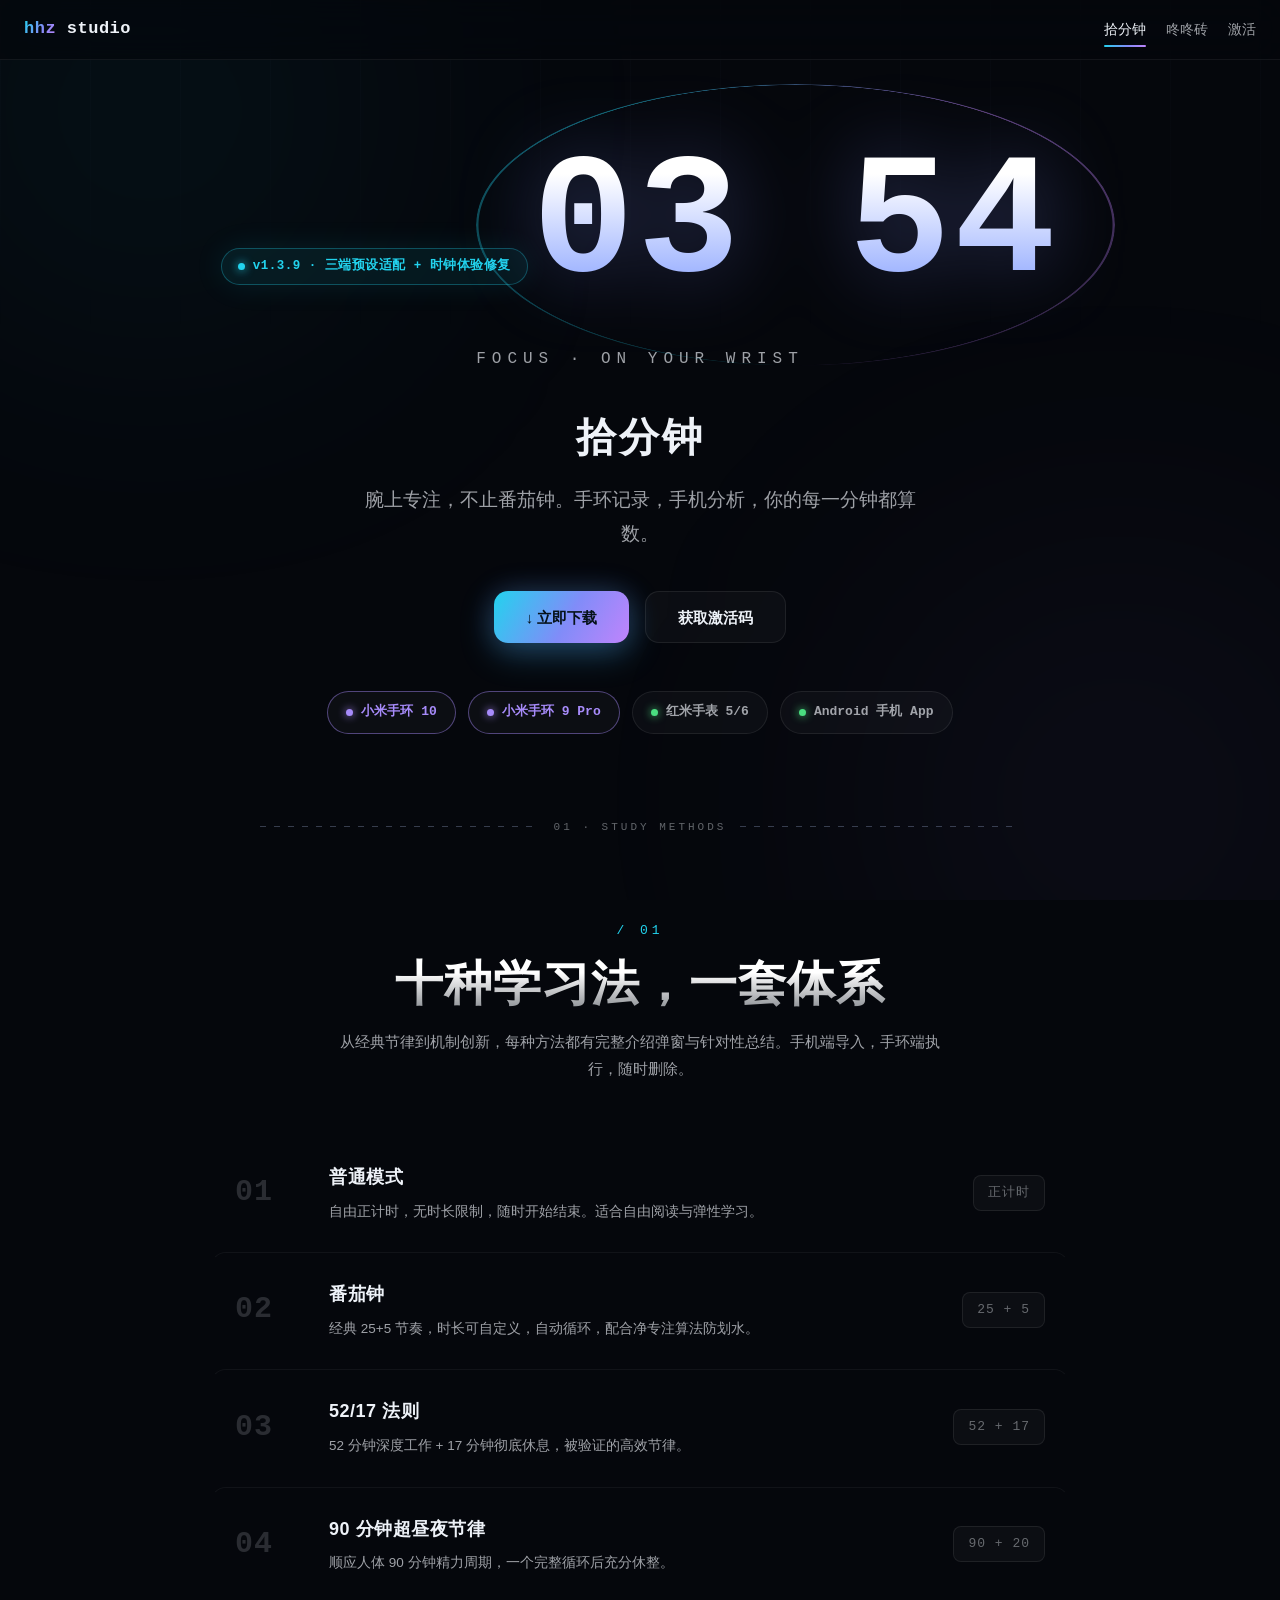
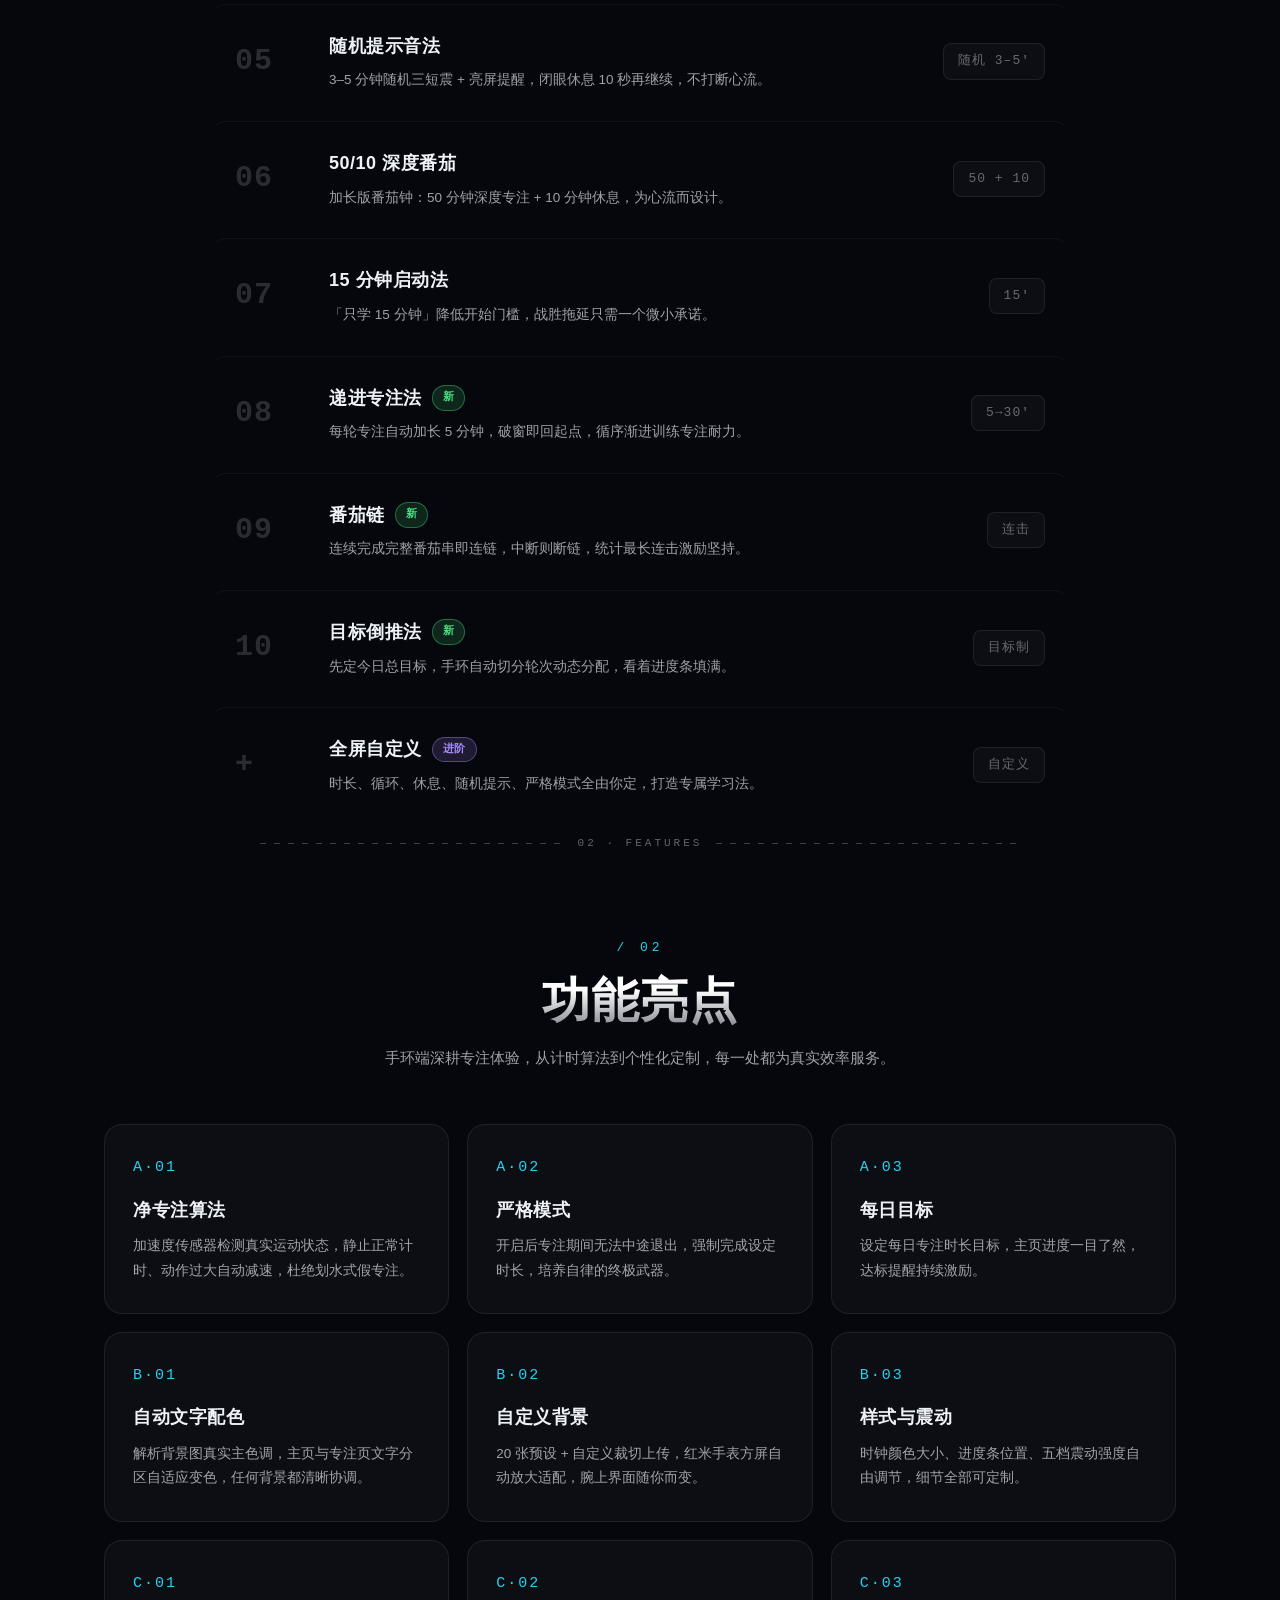
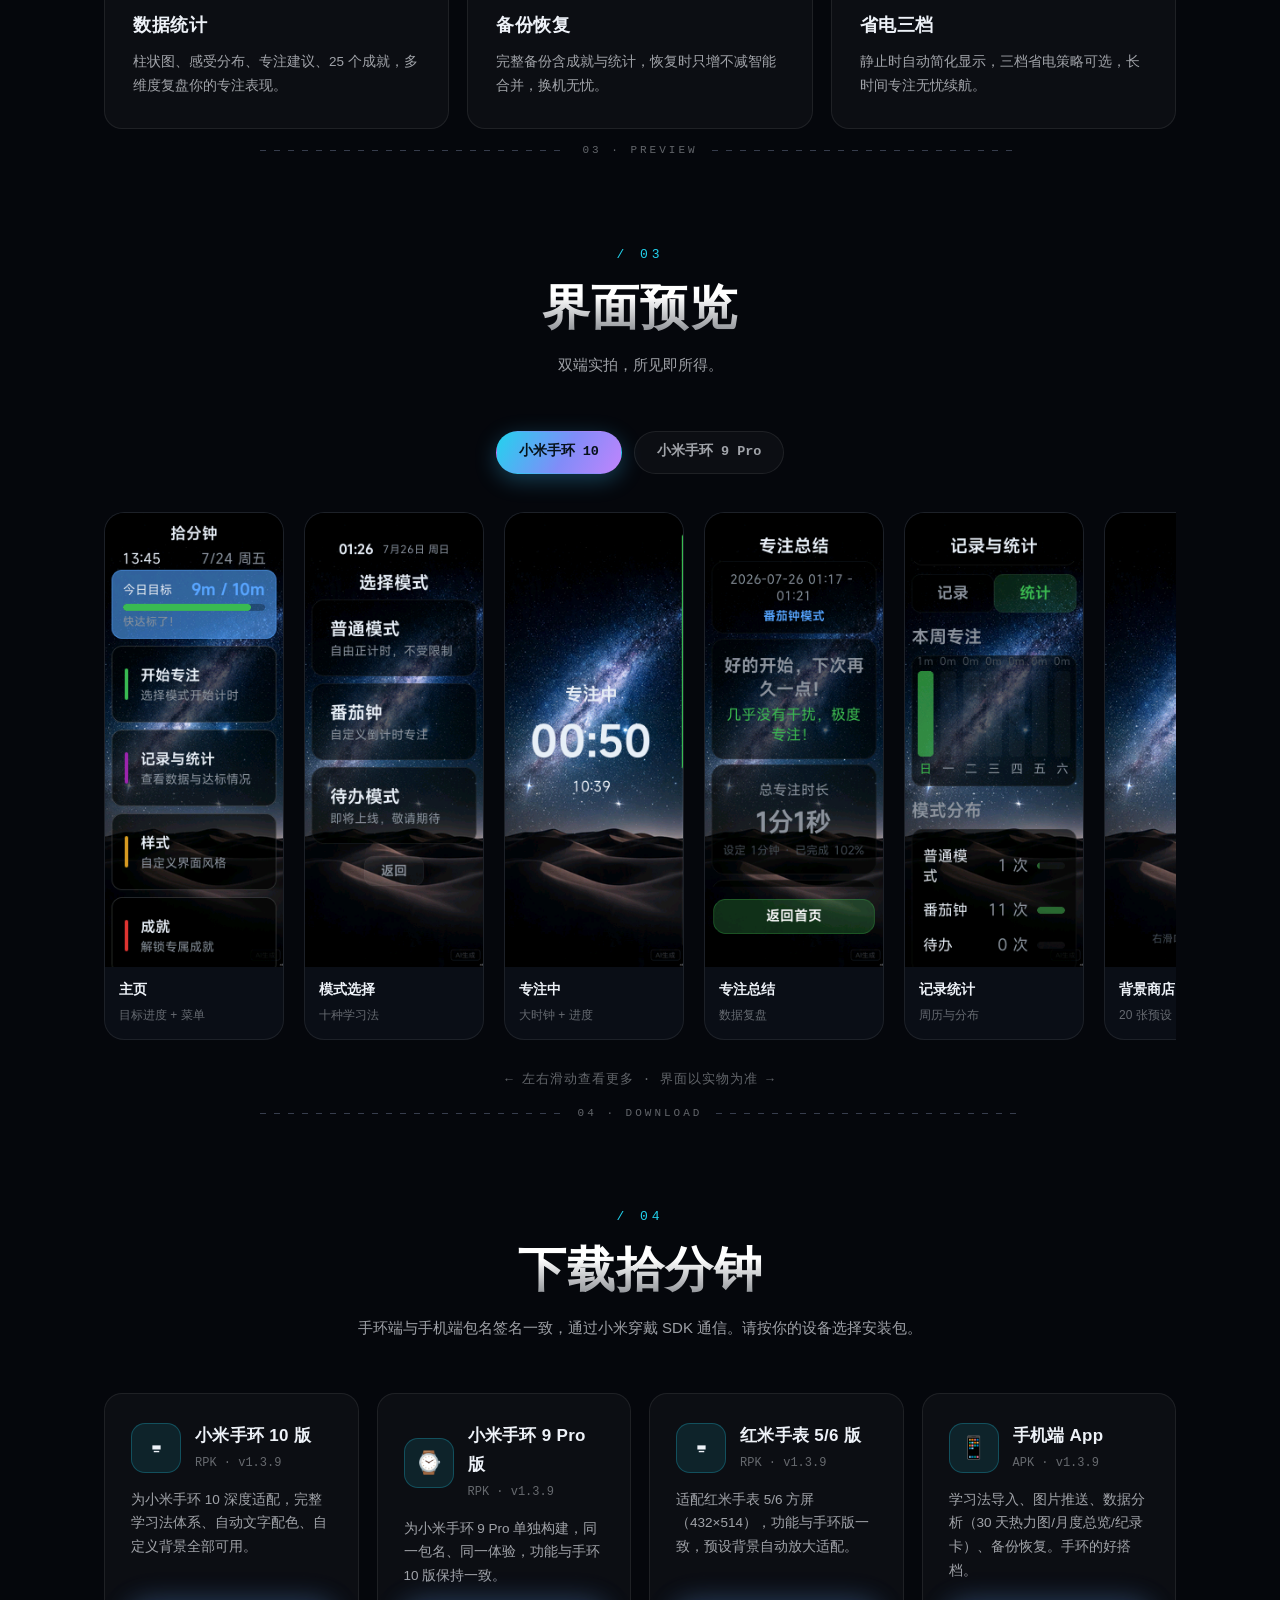
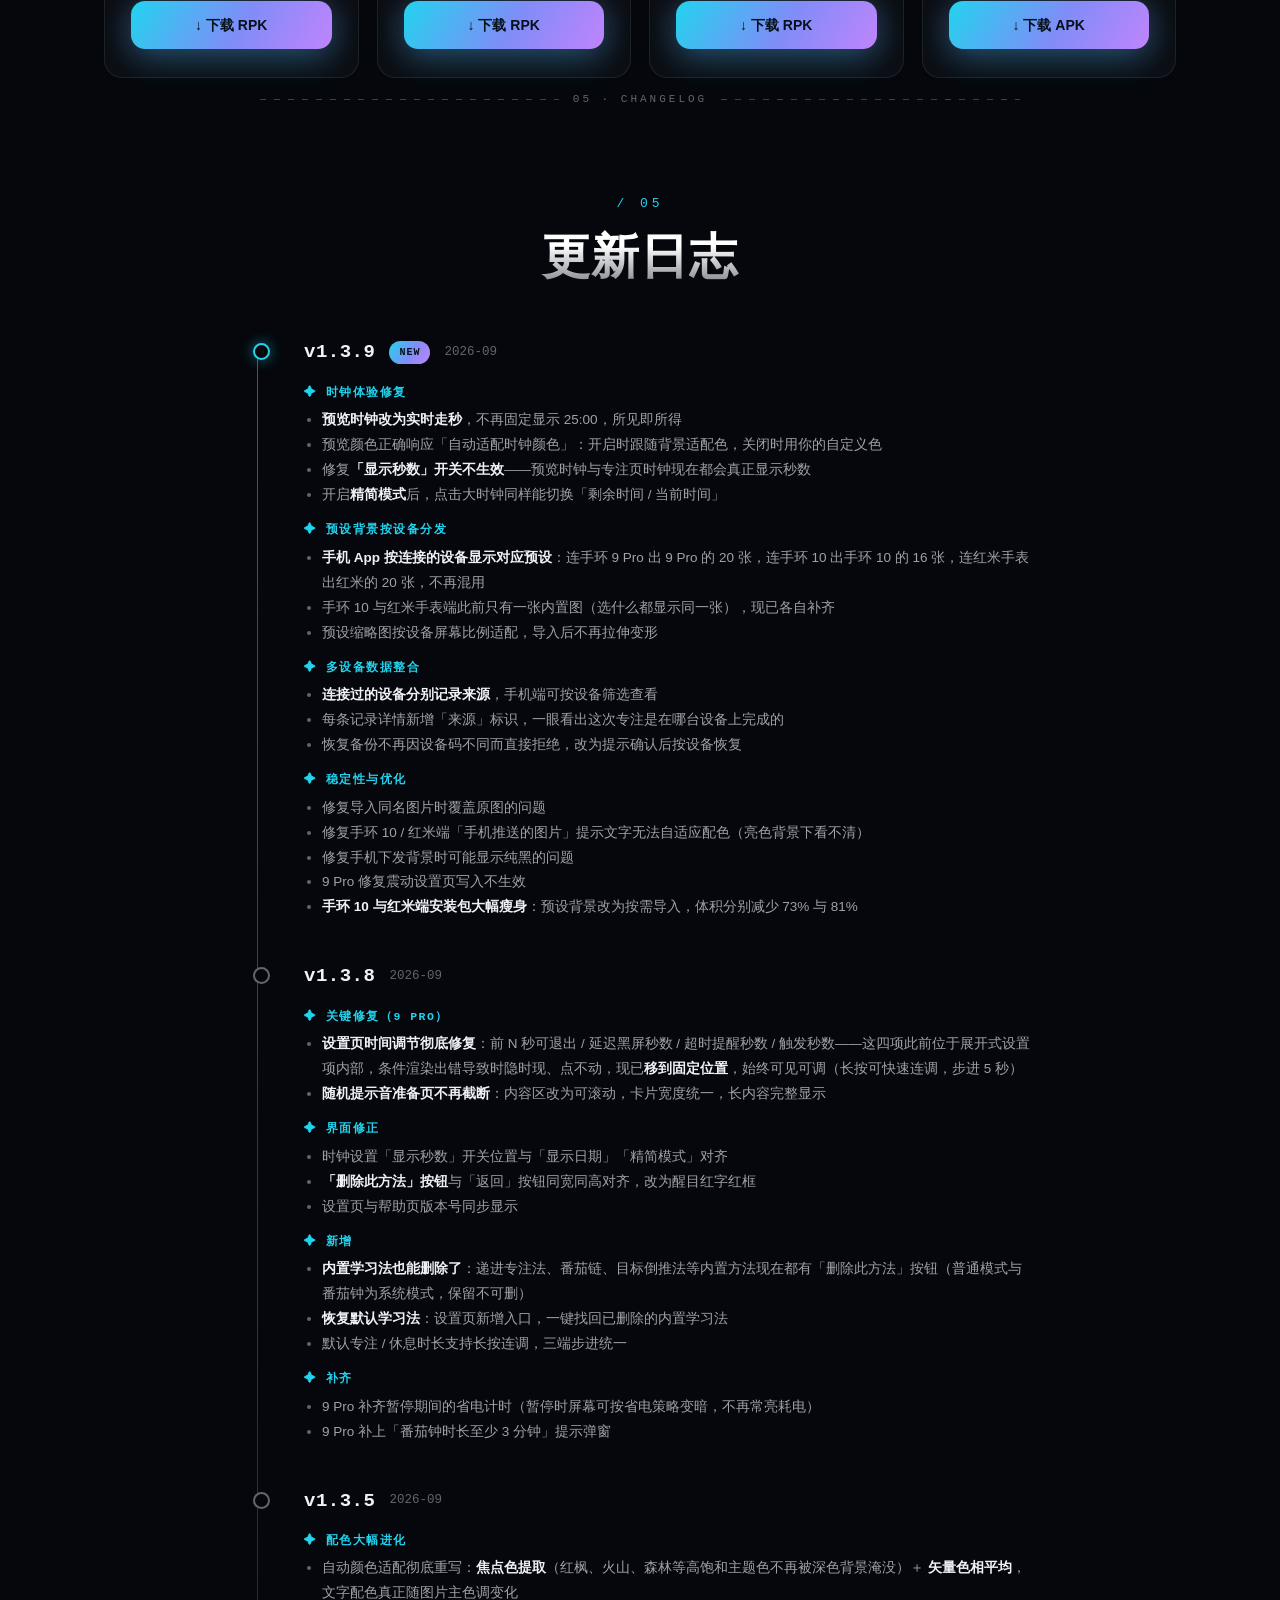
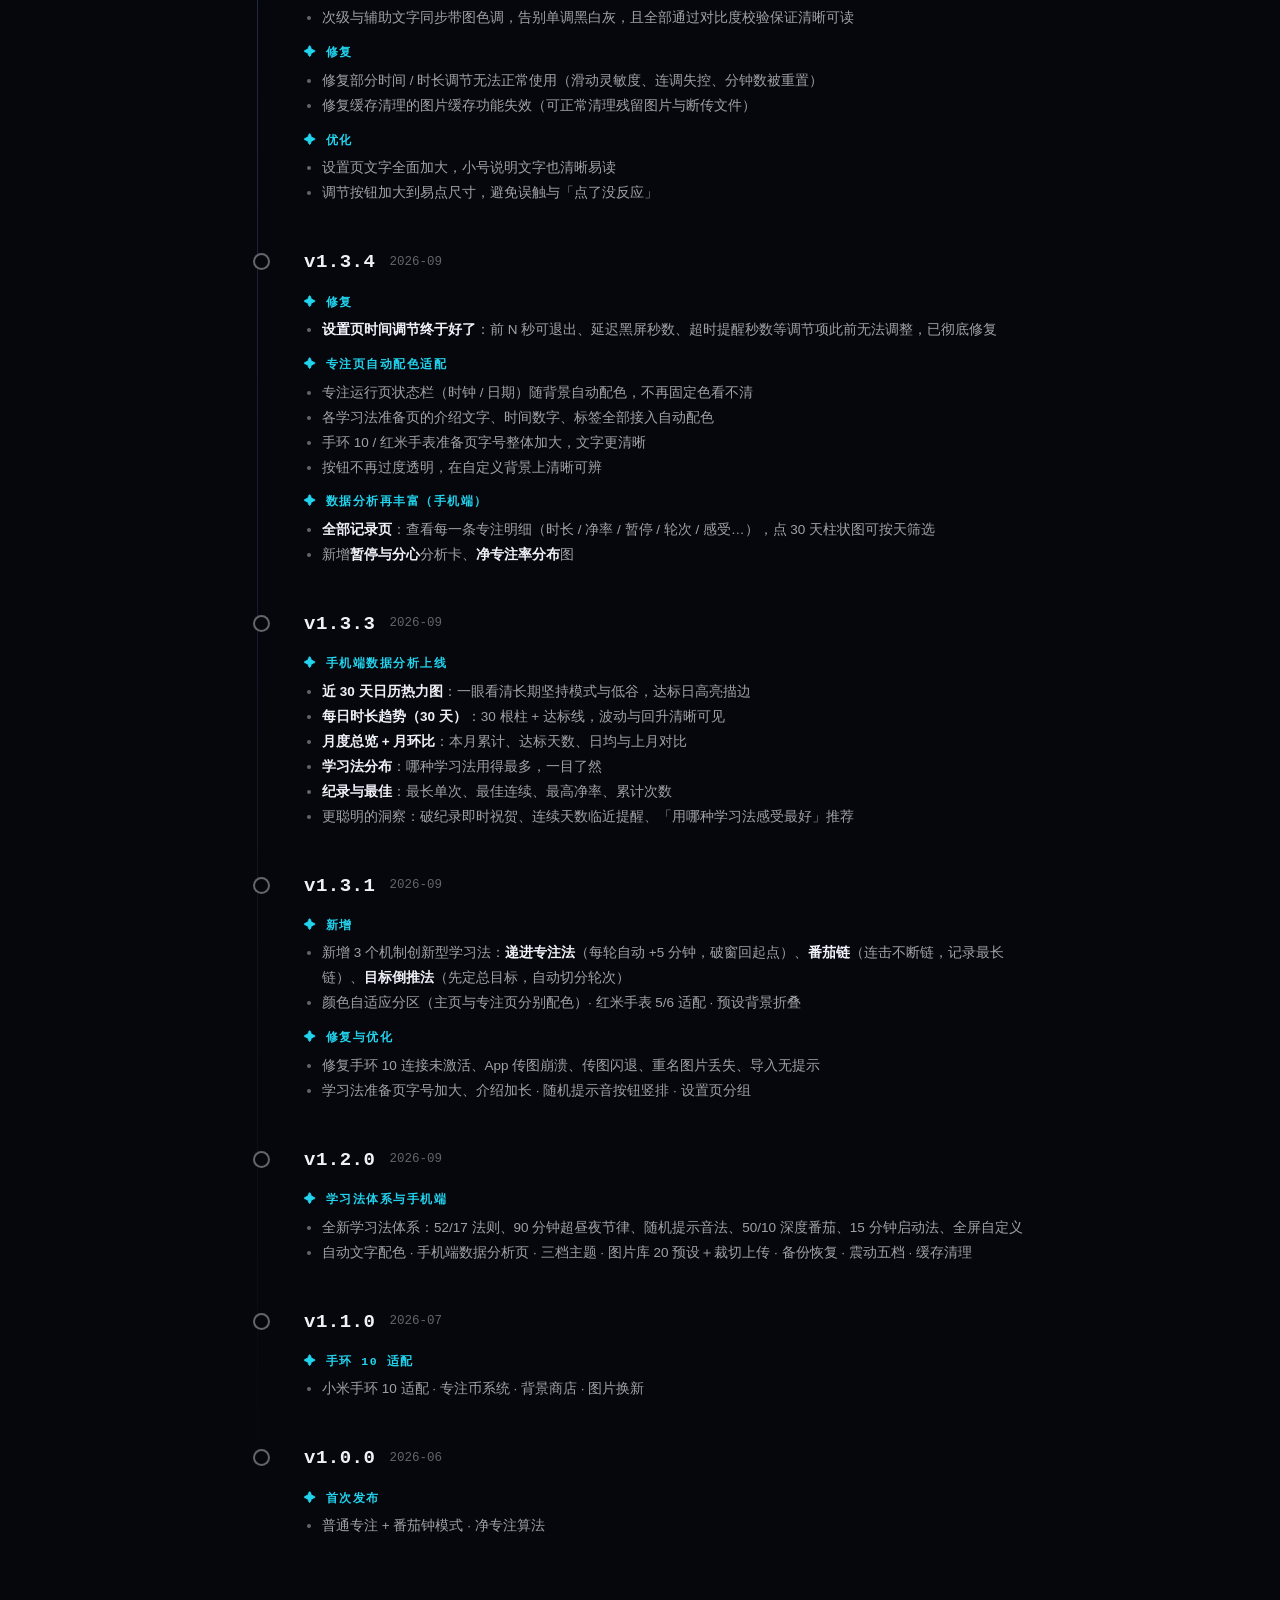
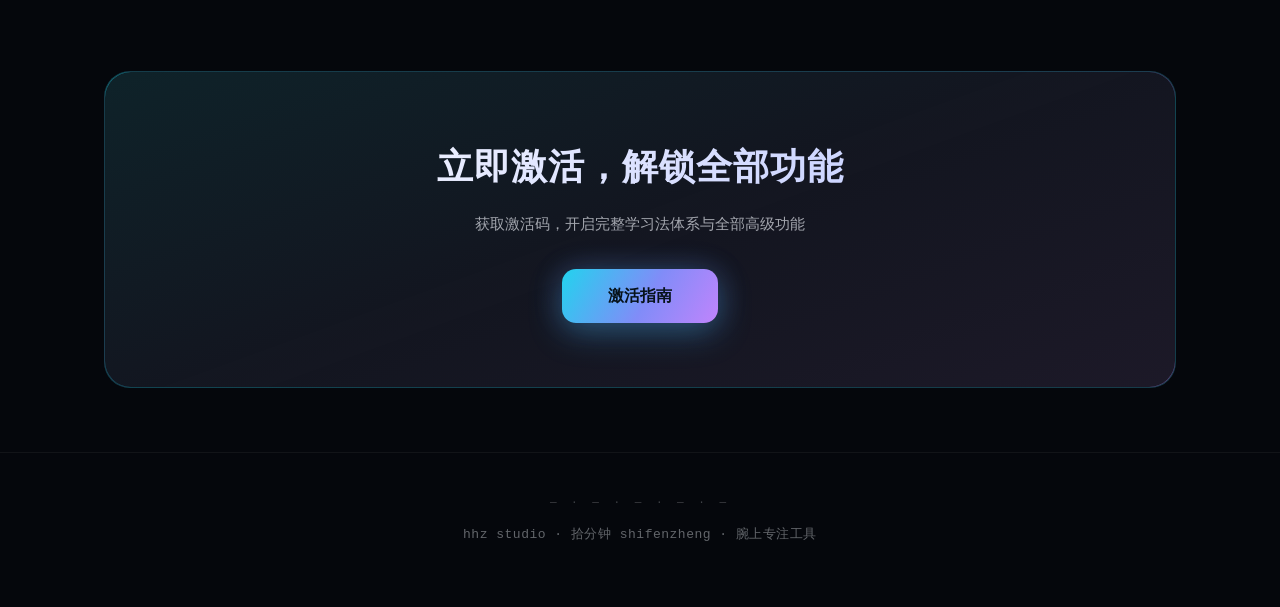
<file: shifz.html>
<!DOCTYPE html>
<html lang="zh-CN">
<head>
<meta charset="utf-8">
<meta name="viewport" content="width=device-width, initial-scale=1, viewport-fit=cover">
<meta name="color-scheme" content="dark">
<title>拾分钟 - 手环专注工具 | hhz studio</title>
<link rel="icon" href="assets/app-icon.png">
<style>
:root {
  --bg: #05070c;
  --bg-soft: #0a0e16;
  --panel: rgba(255, 255, 255, 0.03);
  --panel-border: rgba(255, 255, 255, 0.08);
  --text: #eef2f8;
  --text-secondary: rgba(238, 242, 248, 0.66);
  --text-muted: rgba(238, 242, 248, 0.4);
  --primary: #22d3ee;
  --accent: #a78bfa;
  --lime: #4ade80;
  --grad: linear-gradient(120deg, #22d3ee 0%, #818cf8 55%, #c084fc 100%);
  --mono: "SF Mono", "JetBrains Mono", "Cascadia Code", ui-monospace, Menlo, Consolas, monospace;
  --radius: 18px;
}
* { margin: 0; padding: 0; box-sizing: border-box; }
html { scroll-behavior: smooth; }
body {
  font-family: -apple-system, BlinkMacSystemFont, "Segoe UI", "PingFang SC", "Hiragino Sans GB", "Microsoft YaHei", sans-serif;
  background: var(--bg);
  color: var(--text);
  line-height: 1.7;
  overflow-x: hidden;
  -webkit-font-smoothing: antialiased;
}
::selection { background: rgba(34, 211, 238, 0.35); }
a { color: var(--primary); text-decoration: none; }
.wrap { position: relative; z-index: 1; max-width: 1120px; margin: 0 auto; padding: 0 24px; }

/* ===== 背景：OLED 深空 + 刻度 ===== */
.bg-scene { position: fixed; inset: 0; z-index: 0; pointer-events: none; overflow: hidden; }
.bg-scene::before, .bg-scene::after {
  content: ''; position: absolute; border-radius: 50%; filter: blur(140px);
}
.bg-scene::before { width: 620px; height: 620px; top: -200px; left: -160px; background: radial-gradient(circle, rgba(34, 211, 238, 0.13), transparent 62%); }
.bg-scene::after { width: 720px; height: 720px; bottom: -260px; right: -200px; background: radial-gradient(circle, rgba(167, 139, 250, 0.10), transparent 62%); }
/* 时间刻度纹理 */
.bg-ticks {
  position: fixed; inset: 0; z-index: 0; pointer-events: none; opacity: 0.5;
  background-image: repeating-linear-gradient(90deg, rgba(148,163,200,0.06) 0 1px, transparent 1px 90px);
  mask-image: linear-gradient(180deg, #000 0%, transparent 40%);
  -webkit-mask-image: linear-gradient(180deg, #000 0%, transparent 40%);
}

/* ===== 顶栏 ===== */
.site-header {
  position: sticky; top: 0; z-index: 50;
  display: flex; align-items: center; justify-content: space-between;
  padding: 15px 24px;
  background: rgba(5, 7, 12, 0.72);
  backdrop-filter: blur(18px) saturate(160%);
  -webkit-backdrop-filter: blur(18px) saturate(160%);
  border-bottom: 1px solid rgba(255, 255, 255, 0.06);
}
.logo { font-weight: 800; font-size: 17px; color: var(--text); letter-spacing: 0.5px; font-family: var(--mono); }
.logo em { font-style: normal; background: var(--grad); -webkit-background-clip: text; background-clip: text; color: transparent; }
.nav { display: flex; gap: 20px; font-size: 14px; }
.nav a { color: var(--text-secondary); transition: color .2s; position: relative; }
.nav a:hover, .nav a.active { color: var(--text); }
.nav a.active::after { content: ''; position: absolute; left: 0; right: 0; bottom: -6px; height: 2px; background: var(--grad); border-radius: 2px; }

/* ===== Hero：巨大时钟 ===== */
.hero { position: relative; text-align: center; padding: 72px 24px 84px; }
.hero-badge {
  display: inline-flex; align-items: center; gap: 8px;
  padding: 7px 16px; border-radius: 999px; font-family: var(--mono);
  background: rgba(34, 211, 238, 0.08); border: 1px solid rgba(34, 211, 238, 0.3);
  color: var(--primary); font-size: 12.5px; font-weight: 600; margin-bottom: 34px; letter-spacing: 0.5px;
  box-shadow: 0 0 30px rgba(34, 211, 238, 0.1);
}
.hero-badge .dot { width: 7px; height: 7px; border-radius: 50%; background: var(--primary); box-shadow: 0 0 10px var(--primary); animation: pulse 2s ease-in-out infinite; }
@keyframes pulse { 0%,100% { opacity: 1; } 50% { opacity: 0.3; } }

.clock-stage { position: relative; display: inline-block; margin: 8px 0 10px; }
.clock-ring {
  position: absolute; inset: -56px; border-radius: 50%;
  background: conic-gradient(from 180deg, rgba(34,211,238,0.0), rgba(34,211,238,0.55), rgba(192,132,252,0.55), rgba(34,211,238,0.0));
  -webkit-mask: radial-gradient(farthest-side, transparent calc(100% - 3px), #000 calc(100% - 2px));
  mask: radial-gradient(farthest-side, transparent calc(100% - 3px), #000 calc(100% - 2px));
  animation: spin 14s linear infinite; opacity: 0.8;
}
@keyframes spin { to { transform: rotate(360deg); } }
.clock-face {
  position: relative; font-family: var(--mono); font-weight: 700;
  font-size: clamp(72px, 16vw, 170px); line-height: 1; letter-spacing: 0.02em;
  background: linear-gradient(180deg, #ffffff 20%, #9fb4ff 80%);
  -webkit-background-clip: text; background-clip: text; color: transparent;
  filter: drop-shadow(0 0 40px rgba(129, 140, 248, 0.35));
  font-variant-numeric: tabular-nums;
}
.clock-face .colon { animation: blink 1s steps(1) infinite; opacity: 0.95; }
@keyframes blink { 50% { opacity: 0.25; } }
.clock-sub {
  margin-top: 26px; font-family: var(--mono); font-size: clamp(13px, 2vw, 16px);
  letter-spacing: 6px; color: var(--text-secondary); text-transform: uppercase;
}
.hero-name {
  margin-top: 30px; font-size: clamp(26px, 4.5vw, 40px); font-weight: 800; letter-spacing: 3px;
}
.hero-tagline { margin-top: 12px; font-size: clamp(15px, 2.4vw, 19px); color: var(--text-secondary); max-width: 560px; margin-left: auto; margin-right: auto; line-height: 1.8; }
.hero-cta { display: flex; justify-content: center; flex-wrap: wrap; gap: 16px; margin-top: 40px; }

.btn {
  display: inline-flex; align-items: center; gap: 8px;
  height: 52px; padding: 0 32px; border-radius: 14px;
  font-size: 15px; font-weight: 700; cursor: pointer; transition: transform .18s, box-shadow .25s;
}
.btn:hover { transform: translateY(-2px); }
.btn-primary { background: var(--grad); color: #06121a; box-shadow: 0 10px 34px rgba(56, 189, 248, 0.3), 0 0 30px rgba(129, 140, 248, 0.2); }
.btn-primary:hover { box-shadow: 0 14px 42px rgba(56, 189, 248, 0.4), 0 0 50px rgba(129, 140, 248, 0.32); }
.btn-ghost { background: var(--panel); border: 1px solid var(--panel-border); color: var(--text); }
.btn-ghost:hover { border-color: rgba(34, 211, 238, 0.4); }

.device-chips { display: flex; justify-content: center; flex-wrap: wrap; gap: 12px; margin-top: 48px; }
.chip {
  display: inline-flex; align-items: center; gap: 8px;
  padding: 9px 18px; border-radius: 999px; font-size: 13px; font-weight: 600; font-family: var(--mono);
  background: var(--panel); border: 1px solid var(--panel-border); color: var(--text-secondary);
  transition: border-color .2s, color .2s;
}
.chip:hover { border-color: rgba(34, 211, 238, 0.4); color: var(--text); }
.chip i { width: 7px; height: 7px; border-radius: 50%; background: var(--lime); box-shadow: 0 0 8px var(--lime); font-style: normal; }
.chip.hot { border-color: rgba(167, 139, 250, 0.45); color: var(--accent); }
.chip.hot i { background: var(--accent); box-shadow: 0 0 8px var(--accent); }

/* ===== 刻度分隔线 ===== */
.tick-divider {
  display: flex; align-items: center; gap: 14px; margin: 0 auto; max-width: 760px;
  color: var(--text-muted); font-family: var(--mono); font-size: 11px; letter-spacing: 3px;
}
.tick-divider::before, .tick-divider::after {
  content: ''; flex: 1; height: 1px;
  background: repeating-linear-gradient(90deg, rgba(148,163,200,0.35) 0 6px, transparent 6px 14px);
}

/* ===== 区块 ===== */
.section { padding: 84px 0 12px; position: relative; }
.section-head { text-align: center; margin-bottom: 52px; }
.section-index { font-family: var(--mono); font-size: 13px; color: var(--primary); letter-spacing: 4px; }
.section-head h2 {
  font-size: clamp(30px, 5vw, 48px); font-weight: 800; margin-top: 14px; letter-spacing: 1px; line-height: 1.15;
  background: linear-gradient(180deg, #ffffff 30%, rgba(238,242,248,0.55));
  -webkit-background-clip: text; background-clip: text; color: transparent;
}
.section-head p { margin: 16px auto 0; max-width: 600px; font-size: 15px; color: var(--text-secondary); line-height: 1.85; }

/* ===== 学习法：左序号时间轴 ===== */
.methods-list { display: flex; flex-direction: column; gap: 2px; max-width: 860px; margin: 0 auto; }
.method-row {
  display: grid; grid-template-columns: 72px 1fr auto; align-items: center; gap: 22px;
  padding: 26px 24px; border-radius: 16px; position: relative;
  border: 1px solid transparent; transition: background .25s, border-color .25s, transform .25s;
}
.method-row:hover { background: var(--panel); border-color: var(--panel-border); transform: translateX(6px); }
.method-row + .method-row { border-top: 1px solid rgba(255,255,255,0.05); }
.method-num {
  font-family: var(--mono); font-size: 30px; font-weight: 700; color: rgba(238,242,248,0.16);
  letter-spacing: 1px; transition: color .25s;
}
.method-row:hover .method-num { color: var(--primary); text-shadow: 0 0 20px rgba(34,211,238,0.5); }
.method-body h3 { font-size: 18px; font-weight: 700; letter-spacing: 0.5px; display: flex; align-items: center; gap: 10px; flex-wrap: wrap; }
.method-tag {
  font-size: 10.5px; font-weight: 700; padding: 3px 10px; border-radius: 999px; font-family: var(--mono);
  background: rgba(167, 139, 250, 0.16); border: 1px solid rgba(167, 139, 250, 0.4); color: var(--accent);
}
.method-tag.new { background: rgba(74, 222, 128, 0.14); border-color: rgba(74, 222, 128, 0.4); color: var(--lime); }
.method-body p { margin-top: 7px; font-size: 13.5px; color: var(--text-secondary); line-height: 1.75; max-width: 520px; }
.method-time {
  font-family: var(--mono); font-size: 13px; color: var(--text-muted); letter-spacing: 1px;
  padding: 6px 14px; border-radius: 8px; background: var(--panel); border: 1px solid var(--panel-border);
  white-space: nowrap;
}

/* ===== 功能亮点：三列大数字 ===== */
.feature-cols { display: grid; grid-template-columns: repeat(auto-fit, minmax(280px, 1fr)); gap: 18px; }
.feature-card {
  padding: 30px 28px; border-radius: var(--radius);
  background: var(--panel); border: 1px solid var(--panel-border);
  transition: transform .25s, border-color .25s, box-shadow .25s;
}
.feature-card:hover { transform: translateY(-5px); border-color: rgba(34, 211, 238, 0.35); box-shadow: 0 18px 44px rgba(2, 8, 20, 0.5); }
.feature-card .f-num { font-family: var(--mono); font-size: 15px; color: var(--primary); letter-spacing: 2px; }
.feature-card h3 { margin-top: 14px; font-size: 18px; font-weight: 700; letter-spacing: 0.5px; }
.feature-card p { margin-top: 9px; font-size: 13.5px; color: var(--text-secondary); line-height: 1.8; }

/* ===== 截图 ===== */
.shot-tabs { display: flex; justify-content: center; gap: 12px; margin-bottom: 30px; }
.shot-tab {
  padding: 9px 22px; border-radius: 999px; font-size: 13.5px; font-weight: 700; cursor: pointer; font-family: var(--mono);
  background: var(--panel); border: 1px solid var(--panel-border); color: var(--text-secondary);
  transition: all .2s; user-select: none;
}
.shot-tab.active { background: var(--grad); color: #06121a; border-color: transparent; box-shadow: 0 6px 22px rgba(56,189,248,0.3); }
.shot-panel { display: none; }
.shot-panel.active { display: block; }
.shot-scroll {
  display: flex; gap: 20px; overflow-x: auto; padding: 8px 4px 22px;
  scroll-snap-type: x mandatory; scrollbar-width: thin; scrollbar-color: rgba(255,255,255,0.2) transparent;
}
.shot-card {
  min-width: 180px; max-width: 180px; scroll-snap-align: start;
  border-radius: 20px; overflow: hidden; background: var(--bg-soft); border: 1px solid var(--panel-border);
  transition: transform .25s, border-color .25s, box-shadow .25s;
}
.shot-card:hover { transform: translateY(-6px); border-color: rgba(34,211,238,0.4); box-shadow: 0 20px 44px rgba(2,8,20,0.55); }
.shot-card img { width: 100%; display: block; aspect-ratio: 192/490; object-fit: cover; background: #0a0f1a; }
.shot-label { padding: 12px 14px 3px; font-weight: 700; font-size: 13.5px; }
.shot-desc { padding: 0 14px 14px; font-size: 12px; color: var(--text-muted); }
.shot-note { text-align: center; font-size: 12.5px; color: var(--text-muted); margin-top: 8px; font-family: var(--mono); letter-spacing: 1px; }

/* ===== 下载：大卡片 ===== */
.download-grid { display: grid; grid-template-columns: repeat(auto-fit, minmax(250px, 1fr)); gap: 18px; }
.dl-card {
  padding: 28px 26px; display: flex; flex-direction: column; gap: 14px;
  background: var(--panel); border: 1px solid var(--panel-border); border-radius: var(--radius);
  transition: transform .25s, border-color .25s, box-shadow .25s;
}
.dl-card:hover { transform: translateY(-5px); border-color: rgba(167, 139, 250, 0.4); box-shadow: 0 18px 44px rgba(2,8,20,0.5); }
.dl-head { display: flex; align-items: center; gap: 14px; }
.dl-icon {
  width: 50px; height: 50px; min-width: 50px; border-radius: 14px; font-size: 22px;
  display: flex; align-items: center; justify-content: center;
  background: rgba(34, 211, 238, 0.1); border: 1px solid rgba(34, 211, 238, 0.26);
}
.dl-name { font-weight: 800; font-size: 17px; letter-spacing: 0.3px; }
.dl-sub { font-size: 12px; color: var(--text-muted); font-family: var(--mono); margin-top: 2px; }
.dl-desc { font-size: 13.5px; color: var(--text-secondary); line-height: 1.75; flex: 1; }
.dl-card .btn { justify-content: center; height: 48px; font-size: 14px; }

/* ===== 更新日志：时间轴 ===== */
.changelog { max-width: 780px; margin: 0 auto; position: relative; padding-left: 30px; }
.changelog::before {
  content: ''; position: absolute; left: 7px; top: 8px; bottom: 8px; width: 1px;
  background: linear-gradient(180deg, rgba(34,211,238,0.5), rgba(167,139,250,0.2), transparent);
}
.log-item { position: relative; padding: 0 0 40px 24px; }
.log-item::before {
  content: ''; position: absolute; left: -27px; top: 7px; width: 13px; height: 13px; border-radius: 50%;
  background: var(--bg); border: 2px solid var(--primary); box-shadow: 0 0 14px rgba(34,211,238,0.5);
}
.log-item.faded::before { border-color: var(--text-muted); box-shadow: none; }
.log-head { display: flex; align-items: center; gap: 14px; flex-wrap: wrap; }
.log-ver { font-weight: 800; font-size: 19px; font-family: var(--mono); letter-spacing: 0.5px; }
.log-date { font-size: 12.5px; color: var(--text-muted); font-family: var(--mono); }
.log-new {
  font-size: 10px; font-weight: 800; padding: 3px 10px; border-radius: 999px; font-family: var(--mono);
  background: var(--grad); color: #06121a; letter-spacing: 1px;
}
.log-body { margin-top: 14px; }
.log-group { margin-top: 12px; }
.log-group-t {
  font-size: 11.5px; font-weight: 700; color: var(--primary); letter-spacing: 1.5px; margin-bottom: 6px;
  font-family: var(--mono); text-transform: uppercase;
}
.log-list { margin: 0; padding-left: 18px; font-size: 13.5px; color: var(--text-secondary); line-height: 1.85; }
.log-list li::marker { color: var(--text-muted); }
.log-list b { color: var(--text); font-weight: 600; }

/* ===== 激活 CTA ===== */
.cta-panel {
  text-align: center; padding: 64px 32px; margin: 80px 0 12px; border-radius: 26px; position: relative; overflow: hidden;
  background: linear-gradient(160deg, rgba(34,211,238,0.1), rgba(129,140,248,0.06) 50%, rgba(192,132,252,0.09)), var(--panel);
  border: 1px solid rgba(34, 211, 238, 0.2);
}
.cta-panel::before {
  content: ''; position: absolute; inset: -1px; border-radius: 27px; padding: 1px; z-index: 0; pointer-events: none;
  background: linear-gradient(135deg, rgba(34,211,238,0.55), rgba(129,140,248,0.15) 45%, rgba(192,132,252,0.5));
  -webkit-mask: linear-gradient(#000 0 0) content-box, linear-gradient(#000 0 0);
  -webkit-mask-composite: xor; mask-composite: exclude;
}
.cta-panel h2 {
  font-size: clamp(26px, 4.5vw, 36px); font-weight: 800; margin-bottom: 14px; letter-spacing: 1px; position: relative;
  background: linear-gradient(120deg, #fff, #b8c4ff); -webkit-background-clip: text; background-clip: text; color: transparent;
}
.cta-panel p { color: var(--text-secondary); font-size: 15px; margin-bottom: 32px; position: relative; }

.site-footer {
  text-align: center; padding: 40px 24px 48px;
  color: var(--text-muted); font-size: 13px;
  border-top: 1px solid rgba(255,255,255,0.05); margin-top: 64px;
  font-family: var(--mono); letter-spacing: 0.5px;
}
.site-footer .foot-tick { font-size: 11px; letter-spacing: 4px; color: rgba(238,242,248,0.25); margin-bottom: 12px; }

/* ===== 入场动画（script.js 通过 IntersectionObserver 加 data-animated 属性触发） ===== */
[data-animate] { opacity: 0; transform: translateY(22px); transition: opacity .6s ease, transform .6s ease; }
[data-animate][data-animated] { opacity: 1; transform: none; }
/* stagger 延迟（script.js 打的 data-delay） */
[data-animate][data-delay="1"] { transition-delay: .1s; }
[data-animate][data-delay="2"] { transition-delay: .2s; }
[data-animate][data-delay="3"] { transition-delay: .3s; }

@media (max-width: 720px) {
  .method-row { grid-template-columns: 52px 1fr; }
  .method-time { display: none; }
  .method-num { font-size: 24px; }
}
@media (max-width: 640px) {
  .hero { padding: 52px 16px 60px; }
  .clock-ring { inset: -34px; }
  .section { padding: 56px 0 8px; }
  .shot-card { min-width: 150px; max-width: 150px; }
}
@media (max-width: 480px) {
  .wrap { padding: 0 18px; }
  .nav { gap: 14px; }
  .hero-cta { flex-direction: column; align-items: stretch; }
  .btn { justify-content: center; }
  .method-row { padding: 20px 16px; gap: 14px; }
  .download-grid, .feature-cols { grid-template-columns: 1fr; }
}
</style>
</head>
<body>
<div class="bg-scene"></div>
<div class="bg-ticks"></div>

<header class="site-header">
  <a class="logo" href="index.html"><em>hhz</em> studio</a>
  <nav class="nav">
    <a href="shifz.html" class="active">拾分钟</a>
    <a href="dazk.html">咚咚砖</a>
    <a href="activate.html">激活</a>
  </nav>
</header>

<div class="wrap">

  <!-- ===== Hero：大时钟 ===== -->
  <section class="hero">
    <div class="hero-badge" data-animate><span class="dot"></span>v1.3.9 · 三端预设适配 + 时钟体验修复</div>
    <div class="clock-stage" data-animate>
      <div class="clock-ring"></div>
      <div class="clock-face"><span id="clock-h">25</span><span class="colon">:</span><span id="clock-m">00</span></div>
    </div>
    <div class="clock-sub" data-animate>FOCUS · ON YOUR WRIST</div>
    <h1 class="hero-name" data-animate>拾分钟</h1>
    <p class="hero-tagline" data-animate>腕上专注，不止番茄钟。手环记录，手机分析，你的每一分钟都算数。</p>
    <div class="hero-cta" data-animate>
      <a class="btn btn-primary" href="#download">&darr; 立即下载</a>
      <a class="btn btn-ghost" href="activate.html">获取激活码</a>
    </div>
    <div class="device-chips" data-animate>
      <span class="chip hot"><i></i>小米手环 10</span>
      <span class="chip hot"><i></i>小米手环 9 Pro</span>
      <span class="chip"><i></i>红米手表 5/6</span>
      <span class="chip"><i></i>Android 手机 App</span>
    </div>
  </section>

  <div class="tick-divider" data-animate>01 · STUDY METHODS</div>

  <!-- ===== 学习法 ===== -->
  <section class="section" id="methods">
    <div class="section-head" data-animate>
      <div class="section-index">/ 01</div>
      <h2>十种学习法，一套体系</h2>
      <p>从经典节律到机制创新，每种方法都有完整介绍弹窗与针对性总结。手机端导入，手环端执行，随时删除。</p>
    </div>
    <div class="methods-list" data-animate>
      <div class="method-row">
        <div class="method-num">01</div>
        <div class="method-body"><h3>普通模式</h3><p>自由正计时，无时长限制，随时开始结束。适合自由阅读与弹性学习。</p></div>
        <div class="method-time">正计时</div>
      </div>
      <div class="method-row">
        <div class="method-num">02</div>
        <div class="method-body"><h3>番茄钟</h3><p>经典 25+5 节奏，时长可自定义，自动循环，配合净专注算法防划水。</p></div>
        <div class="method-time">25 + 5</div>
      </div>
      <div class="method-row">
        <div class="method-num">03</div>
        <div class="method-body"><h3>52/17 法则</h3><p>52 分钟深度工作 + 17 分钟彻底休息，被验证的高效节律。</p></div>
        <div class="method-time">52 + 17</div>
      </div>
      <div class="method-row">
        <div class="method-num">04</div>
        <div class="method-body"><h3>90 分钟超昼夜节律</h3><p>顺应人体 90 分钟精力周期，一个完整循环后充分休整。</p></div>
        <div class="method-time">90 + 20</div>
      </div>
      <div class="method-row">
        <div class="method-num">05</div>
        <div class="method-body"><h3>随机提示音法</h3><p>3–5 分钟随机三短震 + 亮屏提醒，闭眼休息 10 秒再继续，不打断心流。</p></div>
        <div class="method-time">随机 3–5′</div>
      </div>
      <div class="method-row">
        <div class="method-num">06</div>
        <div class="method-body"><h3>50/10 深度番茄</h3><p>加长版番茄钟：50 分钟深度专注 + 10 分钟休息，为心流而设计。</p></div>
        <div class="method-time">50 + 10</div>
      </div>
      <div class="method-row">
        <div class="method-num">07</div>
        <div class="method-body"><h3>15 分钟启动法</h3><p>「只学 15 分钟」降低开始门槛，战胜拖延只需一个微小承诺。</p></div>
        <div class="method-time">15′</div>
      </div>
      <div class="method-row">
        <div class="method-num">08</div>
        <div class="method-body"><h3>递进专注法 <span class="method-tag new">新</span></h3><p>每轮专注自动加长 5 分钟，破窗即回起点，循序渐进训练专注耐力。</p></div>
        <div class="method-time">5→30′</div>
      </div>
      <div class="method-row">
        <div class="method-num">09</div>
        <div class="method-body"><h3>番茄链 <span class="method-tag new">新</span></h3><p>连续完成完整番茄串即连链，中断则断链，统计最长连击激励坚持。</p></div>
        <div class="method-time">连击</div>
      </div>
      <div class="method-row">
        <div class="method-num">10</div>
        <div class="method-body"><h3>目标倒推法 <span class="method-tag new">新</span></h3><p>先定今日总目标，手环自动切分轮次动态分配，看着进度条填满。</p></div>
        <div class="method-time">目标制</div>
      </div>
      <div class="method-row">
        <div class="method-num">+</div>
        <div class="method-body"><h3>全屏自定义 <span class="method-tag">进阶</span></h3><p>时长、循环、休息、随机提示、严格模式全由你定，打造专属学习法。</p></div>
        <div class="method-time">自定义</div>
      </div>
    </div>
  </section>

  <div class="tick-divider" data-animate>02 · FEATURES</div>

  <!-- ===== 功能亮点 ===== -->
  <section class="section" id="features">
    <div class="section-head" data-animate>
      <div class="section-index">/ 02</div>
      <h2>功能亮点</h2>
      <p>手环端深耕专注体验，从计时算法到个性化定制，每一处都为真实效率服务。</p>
    </div>
    <div class="feature-cols">
      <div class="feature-card" data-animate><div class="f-num">A·01</div><h3>净专注算法</h3><p>加速度传感器检测真实运动状态，静止正常计时、动作过大自动减速，杜绝划水式假专注。</p></div>
      <div class="feature-card" data-animate><div class="f-num">A·02</div><h3>严格模式</h3><p>开启后专注期间无法中途退出，强制完成设定时长，培养自律的终极武器。</p></div>
      <div class="feature-card" data-animate><div class="f-num">A·03</div><h3>每日目标</h3><p>设定每日专注时长目标，主页进度一目了然，达标提醒持续激励。</p></div>
      <div class="feature-card" data-animate><div class="f-num">B·01</div><h3>自动文字配色</h3><p>解析背景图真实主色调，主页与专注页文字分区自适应变色，任何背景都清晰协调。</p></div>
      <div class="feature-card" data-animate><div class="f-num">B·02</div><h3>自定义背景</h3><p>20 张预设 + 自定义裁切上传，红米手表方屏自动放大适配，腕上界面随你而变。</p></div>
      <div class="feature-card" data-animate><div class="f-num">B·03</div><h3>样式与震动</h3><p>时钟颜色大小、进度条位置、五档震动强度自由调节，细节全部可定制。</p></div>
      <div class="feature-card" data-animate><div class="f-num">C·01</div><h3>数据统计</h3><p>柱状图、感受分布、专注建议、25 个成就，多维度复盘你的专注表现。</p></div>
      <div class="feature-card" data-animate><div class="f-num">C·02</div><h3>备份恢复</h3><p>完整备份含成就与统计，恢复时只增不减智能合并，换机无忧。</p></div>
      <div class="feature-card" data-animate><div class="f-num">C·03</div><h3>省电三档</h3><p>静止时自动简化显示，三档省电策略可选，长时间专注无忧续航。</p></div>
    </div>
  </section>

  <div class="tick-divider" data-animate>03 · PREVIEW</div>

  <!-- ===== 截图 ===== -->
  <section class="section" id="preview">
    <div class="section-head" data-animate>
      <div class="section-index">/ 03</div>
      <h2>界面预览</h2>
      <p>双端实拍，所见即所得。</p>
    </div>
    <div class="shot-tabs" data-animate>
      <div class="shot-tab active" data-tab="band10">小米手环 10</div>
      <div class="shot-tab" data-tab="band9">小米手环 9 Pro</div>
    </div>
    <div class="shot-panel active" id="panel-band10">
      <div class="shot-scroll" data-animate>
        <div class="shot-card"><img src="assets/band10-screenshots/home.png" alt="主页" loading="lazy"><div class="shot-label">主页</div><div class="shot-desc">目标进度 + 菜单</div></div>
        <div class="shot-card"><img src="assets/band10-screenshots/mode-select.png" alt="模式选择" loading="lazy"><div class="shot-label">模式选择</div><div class="shot-desc">十种学习法</div></div>
        <div class="shot-card"><img src="assets/band10-screenshots/focus.png" alt="专注中" loading="lazy"><div class="shot-label">专注中</div><div class="shot-desc">大时钟 + 进度</div></div>
        <div class="shot-card"><img src="assets/band10-screenshots/summary.png" alt="总结" loading="lazy"><div class="shot-label">专注总结</div><div class="shot-desc">数据复盘</div></div>
        <div class="shot-card"><img src="assets/band10-screenshots/records-stats.png" alt="记录" loading="lazy"><div class="shot-label">记录统计</div><div class="shot-desc">周历与分布</div></div>
        <div class="shot-card"><img src="assets/band10-screenshots/bg-starry.png" alt="背景" loading="lazy"><div class="shot-label">背景商店</div><div class="shot-desc">20 张预设</div></div>
        <div class="shot-card"><img src="assets/band10-screenshots/achievements.png" alt="成就" loading="lazy"><div class="shot-label">成就</div><div class="shot-desc">25 个成就</div></div>
        <div class="shot-card"><img src="assets/band10-screenshots/settings.png" alt="设置" loading="lazy"><div class="shot-label">设置</div><div class="shot-desc">分组排版</div></div>
      </div>
    </div>
    <div class="shot-panel" id="panel-band9">
      <div class="shot-scroll" data-animate>
        <div class="shot-card"><img src="assets/band9-screenshots/home.png" alt="主页" loading="lazy"><div class="shot-label">主页</div><div class="shot-desc">目标进度 + 菜单</div></div>
        <div class="shot-card"><img src="assets/band9-screenshots/clock.png" alt="时钟" loading="lazy"><div class="shot-label">专注时钟</div><div class="shot-desc">大数字计时</div></div>
        <div class="shot-card"><img src="assets/band9-screenshots/focus-default.png" alt="专注" loading="lazy"><div class="shot-label">专注中</div><div class="shot-desc">大时钟 + 进度</div></div>
        <div class="shot-card"><img src="assets/band9-screenshots/summary.png" alt="总结" loading="lazy"><div class="shot-label">专注总结</div><div class="shot-desc">数据复盘</div></div>
        <div class="shot-card"><img src="assets/band9-screenshots/records.png" alt="记录" loading="lazy"><div class="shot-label">记录</div><div class="shot-desc">历史与统计</div></div>
        <div class="shot-card"><img src="assets/band9-screenshots/styles.png" alt="样式" loading="lazy"><div class="shot-label">样式</div><div class="shot-desc">背景与配色</div></div>
        <div class="shot-card"><img src="assets/band9-screenshots/achievements.png" alt="成就" loading="lazy"><div class="shot-label">成就</div><div class="shot-desc">25 个成就</div></div>
        <div class="shot-card"><img src="assets/band9-screenshots/settings.png" alt="设置" loading="lazy"><div class="shot-label">设置</div><div class="shot-desc">分组排版</div></div>
      </div>
    </div>
    <div class="shot-note">← 左右滑动查看更多 · 界面以实物为准 →</div>
  </section>

  <div class="tick-divider" data-animate>04 · DOWNLOAD</div>

  <!-- ===== 下载 ===== -->
  <section class="section" id="download">
    <div class="section-head" data-animate>
      <div class="section-index">/ 04</div>
      <h2>下载拾分钟</h2>
      <p>手环端与手机端包名签名一致，通过小米穿戴 SDK 通信。请按你的设备选择安装包。</p>
    </div>
    <div class="download-grid">
      <div class="dl-card" data-animate>
        <div class="dl-head"><div class="dl-icon">&#9000;</div><div><div class="dl-name">小米手环 10 版</div><div class="dl-sub">RPK · v1.3.9</div></div></div>
        <div class="dl-desc">为小米手环 10 深度适配，完整学习法体系、自动文字配色、自定义背景全部可用。</div>
        <a class="btn btn-primary" href="assets/shifz-band10.rpk" download>&darr; 下载 RPK</a>
      </div>
      <div class="dl-card" data-animate>
        <div class="dl-head"><div class="dl-icon">&#8986;</div><div><div class="dl-name">小米手环 9 Pro 版</div><div class="dl-sub">RPK · v1.3.9</div></div></div>
        <div class="dl-desc">为小米手环 9 Pro 单独构建，同一包名、同一体验，功能与手环 10 版保持一致。</div>
        <a class="btn btn-primary" href="assets/shifz-band9pro.rpk" download>&darr; 下载 RPK</a>
      </div>
      <div class="dl-card" data-animate>
        <div class="dl-head"><div class="dl-icon">&#9000;</div><div><div class="dl-name">红米手表 5/6 版</div><div class="dl-sub">RPK · v1.3.9</div></div></div>
        <div class="dl-desc">适配红米手表 5/6 方屏（432×514），功能与手环版一致，预设背景自动放大适配。</div>
        <a class="btn btn-primary" href="assets/shifz-redmiwatch.rpk" download>&darr; 下载 RPK</a>
      </div>
      <div class="dl-card" data-animate>
        <div class="dl-head"><div class="dl-icon">&#128241;</div><div><div class="dl-name">手机端 App</div><div class="dl-sub">APK · v1.3.9</div></div></div>
        <div class="dl-desc">学习法导入、图片推送、数据分析（30 天热力图/月度总览/纪录卡）、备份恢复。手环的好搭档。</div>
        <a class="btn btn-primary" href="assets/shifz-phone.apk" download>&darr; 下载 APK</a>
      </div>
    </div>
  </section>

  <div class="tick-divider" data-animate>05 · CHANGELOG</div>

  <!-- ===== 更新日志 ===== -->
  <section class="section" id="changelog">
    <div class="section-head" data-animate>
      <div class="section-index">/ 05</div>
      <h2>更新日志</h2>
    </div>
    <div class="changelog">
      <div class="log-item" data-animate>
        <div class="log-head"><span class="log-ver">v1.3.9</span><span class="log-new">NEW</span><span class="log-date">2026-09</span></div>
        <div class="log-body">
          <div class="log-group"><div class="log-group-t">✦ 时钟体验修复</div>
            <ul class="log-list">
              <li><b>预览时钟改为实时走秒</b>，不再固定显示 25:00，所见即所得</li>
              <li>预览颜色正确响应「自动适配时钟颜色」：开启时跟随背景适配色，关闭时用你的自定义色</li>
              <li>修复<b>「显示秒数」开关不生效</b>——预览时钟与专注页时钟现在都会真正显示秒数</li>
              <li>开启<b>精简模式</b>后，点击大时钟同样能切换「剩余时间 / 当前时间」</li>
            </ul>
          </div>
          <div class="log-group"><div class="log-group-t">✦ 预设背景按设备分发</div>
            <ul class="log-list">
              <li><b>手机 App 按连接的设备显示对应预设</b>：连手环 9 Pro 出 9 Pro 的 20 张，连手环 10 出手环 10 的 16 张，连红米手表出红米的 20 张，不再混用</li>
              <li>手环 10 与红米手表端此前只有一张内置图（选什么都显示同一张），现已各自补齐</li>
              <li>预设缩略图按设备屏幕比例适配，导入后不再拉伸变形</li>
            </ul>
          </div>
          <div class="log-group"><div class="log-group-t">✦ 多设备数据整合</div>
            <ul class="log-list">
              <li><b>连接过的设备分别记录来源</b>，手机端可按设备筛选查看</li>
              <li>每条记录详情新增「来源」标识，一眼看出这次专注是在哪台设备上完成的</li>
              <li>恢复备份不再因设备码不同而直接拒绝，改为提示确认后按设备恢复</li>
            </ul>
          </div>
          <div class="log-group"><div class="log-group-t">✦ 稳定性与优化</div>
            <ul class="log-list">
              <li>修复导入同名图片时覆盖原图的问题</li>
              <li>修复手环 10 / 红米端「手机推送的图片」提示文字无法自适应配色（亮色背景下看不清）</li>
              <li>修复手机下发背景时可能显示纯黑的问题</li>
              <li>9 Pro 修复震动设置页写入不生效</li>
              <li><b>手环 10 与红米端安装包大幅瘦身</b>：预设背景改为按需导入，体积分别减少 73% 与 81%</li>
            </ul>
          </div>
        </div>
      </div>
      <div class="log-item faded" data-animate>
        <div class="log-head"><span class="log-ver">v1.3.8</span><span class="log-date">2026-09</span></div>
        <div class="log-body">
          <div class="log-group"><div class="log-group-t">✦ 关键修复（9 Pro）</div>
            <ul class="log-list">
              <li><b>设置页时间调节彻底修复</b>：前 N 秒可退出 / 延迟黑屏秒数 / 超时提醒秒数 / 触发秒数——这四项此前位于展开式设置项内部，条件渲染出错导致时隐时现、点不动，现已<b>移到固定位置</b>，始终可见可调（长按可快速连调，步进 5 秒）</li>
              <li><b>随机提示音准备页不再截断</b>：内容区改为可滚动，卡片宽度统一，长内容完整显示</li>
            </ul>
          </div>
          <div class="log-group"><div class="log-group-t">✦ 界面修正</div>
            <ul class="log-list">
              <li>时钟设置「显示秒数」开关位置与「显示日期」「精简模式」对齐</li>
              <li><b>「删除此方法」按钮</b>与「返回」按钮同宽同高对齐，改为醒目红字红框</li>
              <li>设置页与帮助页版本号同步显示</li>
            </ul>
          </div>
          <div class="log-group"><div class="log-group-t">✦ 新增</div>
            <ul class="log-list">
              <li><b>内置学习法也能删除了</b>：递进专注法、番茄链、目标倒推法等内置方法现在都有「删除此方法」按钮（普通模式与番茄钟为系统模式，保留不可删）</li>
              <li><b>恢复默认学习法</b>：设置页新增入口，一键找回已删除的内置学习法</li>
              <li>默认专注 / 休息时长支持长按连调，三端步进统一</li>
            </ul>
          </div>
          <div class="log-group"><div class="log-group-t">✦ 补齐</div>
            <ul class="log-list">
              <li>9 Pro 补齐暂停期间的省电计时（暂停时屏幕可按省电策略变暗，不再常亮耗电）</li>
              <li>9 Pro 补上「番茄钟时长至少 3 分钟」提示弹窗</li>
            </ul>
          </div>
        </div>
      </div>
      <div class="log-item faded" data-animate>
        <div class="log-head"><span class="log-ver">v1.3.5</span><span class="log-date">2026-09</span></div>
        <div class="log-body">
          <div class="log-group"><div class="log-group-t">✦ 配色大幅进化</div>
            <ul class="log-list">
              <li>自动颜色适配彻底重写：<b>焦点色提取</b>（红枫、火山、森林等高饱和主题色不再被深色背景淹没）＋ <b>矢量色相平均</b>，文字配色真正随图片主色调变化</li>
              <li>次级与辅助文字同步带图色调，告别单调黑白灰，且全部通过对比度校验保证清晰可读</li>
            </ul>
          </div>
          <div class="log-group"><div class="log-group-t">✦ 修复</div>
            <ul class="log-list">
              <li>修复部分时间 / 时长调节无法正常使用（滑动灵敏度、连调失控、分钟数被重置）</li>
              <li>修复缓存清理的图片缓存功能失效（可正常清理残留图片与断传文件）</li>
            </ul>
          </div>
          <div class="log-group"><div class="log-group-t">✦ 优化</div>
            <ul class="log-list">
              <li>设置页文字全面加大，小号说明文字也清晰易读</li>
              <li>调节按钮加大到易点尺寸，避免误触与「点了没反应」</li>
            </ul>
          </div>
        </div>
      </div>
      <div class="log-item faded" data-animate>
        <div class="log-head"><span class="log-ver">v1.3.4</span><span class="log-date">2026-09</span></div>
        <div class="log-body">
          <div class="log-group"><div class="log-group-t">✦ 修复</div>
            <ul class="log-list">
              <li><b>设置页时间调节终于好了</b>：前 N 秒可退出、延迟黑屏秒数、超时提醒秒数等调节项此前无法调整，已彻底修复</li>
            </ul>
          </div>
          <div class="log-group"><div class="log-group-t">✦ 专注页自动配色适配</div>
            <ul class="log-list">
              <li>专注运行页状态栏（时钟 / 日期）随背景自动配色，不再固定色看不清</li>
              <li>各学习法准备页的介绍文字、时间数字、标签全部接入自动配色</li>
              <li>手环 10 / 红米手表准备页字号整体加大，文字更清晰</li>
              <li>按钮不再过度透明，在自定义背景上清晰可辨</li>
            </ul>
          </div>
          <div class="log-group"><div class="log-group-t">✦ 数据分析再丰富（手机端）</div>
            <ul class="log-list">
              <li><b>全部记录页</b>：查看每一条专注明细（时长 / 净率 / 暂停 / 轮次 / 感受…），点 30 天柱状图可按天筛选</li>
              <li>新增<b>暂停与分心</b>分析卡、<b>净专注率分布</b>图</li>
            </ul>
          </div>
        </div>
      </div>
      <div class="log-item faded" data-animate>
        <div class="log-head"><span class="log-ver">v1.3.3</span><span class="log-date">2026-09</span></div>
        <div class="log-body">
          <div class="log-group"><div class="log-group-t">✦ 手机端数据分析上线</div>
            <ul class="log-list">
              <li><b>近 30 天日历热力图</b>：一眼看清长期坚持模式与低谷，达标日高亮描边</li>
              <li><b>每日时长趋势（30 天）</b>：30 根柱 + 达标线，波动与回升清晰可见</li>
              <li><b>月度总览 + 月环比</b>：本月累计、达标天数、日均与上月对比</li>
              <li><b>学习法分布</b>：哪种学习法用得最多，一目了然</li>
              <li><b>纪录与最佳</b>：最长单次、最佳连续、最高净率、累计次数</li>
              <li>更聪明的洞察：破纪录即时祝贺、连续天数临近提醒、「用哪种学习法感受最好」推荐</li>
            </ul>
          </div>
        </div>
      </div>
      <div class="log-item faded" data-animate>
        <div class="log-head"><span class="log-ver">v1.3.1</span><span class="log-date">2026-09</span></div>
        <div class="log-body">
          <div class="log-group"><div class="log-group-t">✦ 新增</div>
            <ul class="log-list">
              <li>新增 3 个机制创新型学习法：<b>递进专注法</b>（每轮自动 +5 分钟，破窗回起点）、<b>番茄链</b>（连击不断链，记录最长链）、<b>目标倒推法</b>（先定总目标，自动切分轮次）</li>
              <li>颜色自适应分区（主页与专注页分别配色）· 红米手表 5/6 适配 · 预设背景折叠</li>
            </ul>
          </div>
          <div class="log-group"><div class="log-group-t">✦ 修复与优化</div>
            <ul class="log-list">
              <li>修复手环 10 连接未激活、App 传图崩溃、传图闪退、重名图片丢失、导入无提示</li>
              <li>学习法准备页字号加大、介绍加长 · 随机提示音按钮竖排 · 设置页分组</li>
            </ul>
          </div>
        </div>
      </div>
      <div class="log-item faded" data-animate>
        <div class="log-head"><span class="log-ver">v1.2.0</span><span class="log-date">2026-09</span></div>
        <div class="log-body">
          <div class="log-group"><div class="log-group-t">✦ 学习法体系与手机端</div>
            <ul class="log-list">
              <li>全新学习法体系：52/17 法则、90 分钟超昼夜节律、随机提示音法、50/10 深度番茄、15 分钟启动法、全屏自定义</li>
              <li>自动文字配色 · 手机端数据分析页 · 三档主题 · 图片库 20 预设＋裁切上传 · 备份恢复 · 震动五档 · 缓存清理</li>
            </ul>
          </div>
        </div>
      </div>
      <div class="log-item faded" data-animate>
        <div class="log-head"><span class="log-ver">v1.1.0</span><span class="log-date">2026-07</span></div>
        <div class="log-body">
          <div class="log-group"><div class="log-group-t">✦ 手环 10 适配</div>
            <ul class="log-list">
              <li>小米手环 10 适配 · 专注币系统 · 背景商店 · 图片换新</li>
            </ul>
          </div>
        </div>
      </div>
      <div class="log-item faded" data-animate>
        <div class="log-head"><span class="log-ver">v1.0.0</span><span class="log-date">2026-06</span></div>
        <div class="log-body">
          <div class="log-group"><div class="log-group-t">✦ 首次发布</div>
            <ul class="log-list">
              <li>普通专注 + 番茄钟模式 · 净专注算法</li>
            </ul>
          </div>
        </div>
      </div>
    </div>
  </section>

  <!-- ===== 激活 CTA ===== -->
  <div class="cta-panel" data-animate>
    <h2>立即激活，解锁全部功能</h2>
    <p>获取激活码，开启完整学习法体系与全部高级功能</p>
    <a class="btn btn-primary" href="activate.html" style="height:54px;padding:0 46px;font-size:16px;">激活指南</a>
  </div>

</div>

<footer class="site-footer">
  <div class="foot-tick">— · — · — · — · —</div>
  <div>hhz studio · 拾分钟 shifenzheng · 腕上专注工具</div>
</footer>

<script src="assets/script.js"></script>
<script>
// 大时钟走秒
;(function(){
  var h=document.getElementById('clock-h'), m=document.getElementById('clock-m');
  if(!h||!m) return;
  function pad(n){return n<10?'0'+n:''+n}
  function tick(){
    var d=new Date();
    h.textContent=pad(d.getHours());
    m.textContent=pad(d.getMinutes());
  }
  tick(); setInterval(tick, 1000);
})();
// 截图 tab 切换
;(function(){
  var tabs=document.querySelectorAll('.shot-tab');
  tabs.forEach(function(t){
    t.addEventListener('click', function(){
      tabs.forEach(function(x){x.classList.remove('active')});
      t.classList.add('active');
      document.querySelectorAll('.shot-panel').forEach(function(p){p.classList.remove('active')});
      document.getElementById('panel-'+t.getAttribute('data-tab')).classList.add('active');
    });
  });
})();
</script>
</body>
</html>
</file>
<file: assets/style.css>
/* ============================================
   hhz studio -- Liquid Glass Design System
   Inspired by Apple iOS 26 / WWDC 2025 Liquid Glass
   ============================================ */

:root {
  --primary: #0891b2;
  --primary-dark: #0e7490;
  --primary-light: #22d3ee;
  --primary-glow: rgba(8,145,178,0.12);
  --accent: #f59e0b;

  --bg-page: #08080a;
  --text-primary: #e8e8ee;
  --text-secondary: #c6c6d6;
  --text-muted: #8a8a9c;

  --error: #ef4444;
  --success: #10b981;
}

@media (prefers-reduced-motion: reduce) {
  *, *::before, *::after {
    animation-duration: 0.01ms !important;
    transition-duration: 0.01ms !important;
  }
}

*, *::before, *::after { box-sizing: border-box; margin: 0; padding: 0; }

html {
  font-size: 16px;
  -webkit-text-size-adjust: 100%;
  scroll-behavior: smooth;
}

body {
  font-family: "MiSans", "Noto Sans SC", "PingFang SC", -apple-system, BlinkMacSystemFont, sans-serif;
  background-color: var(--bg-page);
  color: var(--text-primary);
  line-height: 1.75;
  position: relative;
  overflow-x: hidden;
  -webkit-font-smoothing: antialiased;
}

/* 选中文本色 */
::selection { background: rgba(34, 211, 238, 0.30); color: #fff; }

/* 滚动条 */
::-webkit-scrollbar { width: 10px; height: 10px; }
::-webkit-scrollbar-track { background: transparent; }
::-webkit-scrollbar-thumb {
  background: rgba(255, 255, 255, 0.12);
  border-radius: 99px;
  border: 2px solid var(--bg-page);
}
::-webkit-scrollbar-thumb:hover { background: rgba(255, 255, 255, 0.22); }

/* 深色背景 + 高级氛围光效 */
body::before {
  content: '';
  position: fixed; inset: 0;
  pointer-events: none; z-index: -1;
  background:
    /* 左上角主品牌光 —— 最强光源 */
    radial-gradient(ellipse 110% 65% at 0% 0%, rgba(8,145,178,0.40) 0%, rgba(8,145,178,0.10) 30%, transparent 60%),
    /* 右上角辅光 */
    radial-gradient(ellipse 90% 55% at 100% 5%, rgba(8,145,178,0.20) 0%, rgba(8,145,178,0.05) 35%, transparent 55%),
    /* 中上暖光点缀 */
    radial-gradient(ellipse 50% 35% at 30% 5%, rgba(245,158,11,0.10) 0%, transparent 50%),
    /* 左侧中段环境光 */
    radial-gradient(ellipse 70% 45% at 0% 40%, rgba(8,145,178,0.15) 0%, transparent 55%),
    /* 右侧中段紫光氛围 */
    radial-gradient(ellipse 60% 40% at 100% 45%, rgba(120,90,200,0.10) 0%, transparent 50%),
    /* 左下暖光 */
    radial-gradient(ellipse 65% 45% at 5% 85%, rgba(245,158,11,0.12) 0%, transparent 50%),
    /* 右下冷光 */
    radial-gradient(ellipse 60% 40% at 95% 80%, rgba(8,145,178,0.18) 0%, transparent 50%),
    /* 底部中央环境光 */
    radial-gradient(ellipse 80% 35% at 50% 100%, rgba(8,145,178,0.12) 0%, transparent 55%),
    /* 全屏大气辉光 */
    radial-gradient(ellipse 130% 85% at 50% 50%, rgba(8,145,178,0.06) 0%, transparent 60%);
}

/* 星尘氛围 */
body::after {
  content: '';
  position: fixed; inset: 0;
  pointer-events: none; z-index: -1;
  opacity: 0.6;
  background-image:
    radial-gradient(3px 3px at 8% 12%, rgba(8,145,178,0.6) 0%, transparent 100%),
    radial-gradient(2px 2px at 22% 38%, rgba(255,255,255,0.3) 0%, transparent 100%),
    radial-gradient(3px 3px at 42% 8%, rgba(8,145,178,0.5) 0%, transparent 100%),
    radial-gradient(2px 2px at 58% 28%, rgba(255,255,255,0.2) 0%, transparent 100%),
    radial-gradient(3px 3px at 78% 42%, rgba(8,145,178,0.5) 0%, transparent 100%),
    radial-gradient(2px 2px at 92% 12%, rgba(245,158,11,0.3) 0%, transparent 100%),
    radial-gradient(2px 2px at 12% 58%, rgba(255,255,255,0.2) 0%, transparent 100%),
    radial-gradient(3px 3px at 48% 62%, rgba(8,145,178,0.4) 0%, transparent 100%),
    radial-gradient(2px 2px at 82% 52%, rgba(120,90,200,0.3) 0%, transparent 100%),
    radial-gradient(3px 3px at 32% 78%, rgba(8,145,178,0.4) 0%, transparent 100%),
    radial-gradient(2px 2px at 62% 82%, rgba(255,255,255,0.2) 0%, transparent 100%),
    radial-gradient(3px 3px at 18% 92%, rgba(245,158,11,0.2) 0%, transparent 100%),
    radial-gradient(2px 2px at 52% 48%, rgba(8,145,178,0.3) 0%, transparent 100%),
    radial-gradient(3px 3px at 88% 72%, rgba(8,145,178,0.3) 0%, transparent 100%),
    radial-gradient(2px 2px at 68% 18%, rgba(8,145,178,0.3) 0%, transparent 100%);
  background-size: 100% 100%;
  background-repeat: no-repeat;
}

a { color: var(--primary); text-decoration: none; }
a:hover { text-decoration: underline; }
a:focus-visible, button:focus-visible, input:focus-visible {
  outline: 2px solid var(--primary);
  outline-offset: 2px;
}

img { max-width: 100%; display: block; }

.container {
  max-width: 640px; margin: 0 auto;
  display: flex; flex-direction: column;
  min-height: 100vh; padding: 0 20px;
}

/* =============================================
   LIQUID GLASS — 核心玻璃效果
   ============================================= */

/* ---- 统一玻璃基底 ---- */
.glass-base {
  background: rgba(24, 24, 30, 0.40);
  backdrop-filter: blur(40px) saturate(1.35);
  -webkit-backdrop-filter: blur(40px) saturate(1.35);
  border-radius: 16px;
  border: 1px solid rgba(255, 255, 255, 0.06);
  box-shadow:
    inset 0 0.5px 0 rgba(255,255,255,0.06),
    0 4px 24px rgba(0,0,0,0.35),
    0 1px 2px rgba(0,0,0,0.2);
  position: relative;
  overflow: hidden;
}

/* 顶部高光反射 —— 液态玻璃标志性特征 */
.glass-base::before {
  content: '';
  position: absolute;
  top: 0; left: 0; right: 0; height: 52%;
  background: linear-gradient(180deg, rgba(255,255,255,0.09) 0%, rgba(255,255,255,0.02) 60%, transparent 100%);
  pointer-events: none;
  border-radius: 16px 16px 0 0;
  z-index: 0;
}

.glass-base > * { position: relative; z-index: 1; }

/* ---- 各组件复用玻璃 ---- */
.glass-card, .pay-section, .form-section, .glass-panel {
  composes: glass-base;
}

.glass-card {
  background: rgba(255, 255, 255, 0.04);
  backdrop-filter: blur(24px) saturate(160%);
  -webkit-backdrop-filter: blur(24px) saturate(160%);
  border-radius: 16px;
  border: 1px solid rgba(255, 255, 255, 0.08);
  box-shadow:
    inset 0 1px 0 rgba(255,255,255,0.12),
    inset 0 -1px 0 rgba(255,255,255,0.03),
    0 8px 32px rgba(0,0,0,0.12),
    0 1px 4px rgba(0,0,0,0.08);
  position: relative;
  overflow: hidden;
  transition: all 0.35s cubic-bezier(0.4, 0, 0.2, 1);
}

.glass-card::before {
  content: '';
  position: absolute;
  inset: 0;
  border-radius: inherit;
  background: linear-gradient(135deg,
    rgba(255,255,255,0.15) 0%,
    rgba(255,255,255,0.03) 25%,
    transparent 50%,
    rgba(255,255,255,0.01) 75%,
    rgba(255,255,255,0.03) 100%
  );
  pointer-events: none;
  z-index: 0;
}

.glass-card > * { position: relative; z-index: 1; }

.glass-card:hover {
  background: rgba(255, 255, 255, 0.06);
  border-color: rgba(255, 255, 255, 0.12);
  box-shadow:
    inset 0 1px 0 rgba(255,255,255,0.18),
    inset 0 -1px 0 rgba(255,255,255,0.04),
    0 12px 40px rgba(0,0,0,0.15),
    0 2px 6px rgba(0,0,0,0.1);
}

/* ---- 设备面板显隐 ---- */
.device-panel { display: none; }
.device-panel.active { display: block; animation: slideUp 0.4s cubic-bezier(0.22, 1, 0.36, 1); }

/* ---- Liquid Glass 按钮 — Apple 原版风格 ---- */
.glass-btn, .btn-primary {
  display: inline-flex;
  align-items: center;
  justify-content: center;
  height: 50px;
  border-radius: 14px;
  background: rgba(255, 255, 255, 0.06);
  backdrop-filter: blur(20px) saturate(180%);
  -webkit-backdrop-filter: blur(20px) saturate(180%);
  color: rgba(255, 255, 255, 0.9);
  font-weight: 600;
  font-size: 1rem;
  border: 1px solid rgba(255, 255, 255, 0.15);
  padding: 0 24px;
  cursor: pointer;
  transition: all 0.35s cubic-bezier(0.4, 0, 0.2, 1);
  position: relative;
  overflow: hidden;
  text-decoration: none;
  letter-spacing: 0.01em;
  box-shadow:
    inset 0 1px 0 rgba(255,255,255,0.2),
    inset 0 -1px 0 rgba(255,255,255,0.04),
    0 4px 16px rgba(0,0,0,0.15),
    0 1px 4px rgba(0,0,0,0.08);
}

/* 方向性高光 — Apple 液态玻璃的灵魂 */
.glass-btn::before, .btn-primary::before {
  content: '';
  position: absolute;
  inset: 0;
  border-radius: inherit;
  background: linear-gradient(135deg,
    rgba(255,255,255,0.30) 0%,
    rgba(255,255,255,0.06) 25%,
    transparent 50%,
    rgba(255,255,255,0.02) 75%,
    rgba(255,255,255,0.06) 100%
  );
  pointer-events: none;
  z-index: 1;
}

.glass-btn > *:not(::before):not(::after), .btn-primary > *:not(::before):not(::after) {
  position: relative;
  z-index: 2;
}

.glass-btn:hover, .btn-primary:hover {
  background: rgba(255, 255, 255, 0.10);
  border-color: rgba(255, 255, 255, 0.25);
  color: #fff;
  transform: translateY(-1px) scale(1.02);
  text-decoration: none;
  box-shadow:
    inset 0 1px 0 rgba(255,255,255,0.35),
    inset 0 -1px 0 rgba(255,255,255,0.08),
    0 8px 24px rgba(0,0,0,0.18),
    0 2px 6px rgba(0,0,0,0.1);
}

.glass-btn:active, .btn-primary:active {
  transform: scale(0.97);
  transition-duration: 0.08s;
}

.glass-btn:disabled, .btn-primary:disabled {
  opacity: 0.25;
  cursor: not-allowed;
  transform: none;
}

/* ---- 次级按钮 (用于精简版下载) ---- */
.btn-secondary {
  display: inline-flex;
  align-items: center;
  justify-content: center;
  height: 50px;
  border-radius: 14px;
  background: rgba(255, 255, 255, 0.06);
  backdrop-filter: blur(20px) saturate(180%);
  -webkit-backdrop-filter: blur(20px) saturate(180%);
  color: rgba(255, 255, 255, 0.85);
  font-weight: 600;
  font-size: 1rem;
  border: 1px solid rgba(210, 153, 34, 0.25);
  padding: 0 24px;
  cursor: pointer;
  transition: all 0.35s cubic-bezier(0.4, 0, 0.2, 1);
  position: relative;
  overflow: hidden;
  text-decoration: none;
  white-space: nowrap;
  letter-spacing: 0.01em;
  box-shadow:
    inset 0 1px 0 rgba(255,255,255,0.12),
    0 4px 16px rgba(0,0,0,0.12);
}
.btn-secondary:hover {
  background: rgba(210, 153, 34, 0.12);
  border-color: rgba(210, 153, 34, 0.40);
  color: #fff;
}
.btn-secondary:active {
  transform: scale(0.97);
  transition-duration: 0.08s;
}

/* ---- CTA 按钮 — 带品牌色光的玻璃 ---- */
.glass-btn.cta, .btn-primary.cta {
  background: rgba(8, 145, 178, 0.10);
  border-color: rgba(8, 145, 178, 0.20);
  box-shadow:
    inset 0 1px 0 rgba(255,255,255,0.15),
    inset 0 -1px 0 rgba(255,255,255,0.03),
    0 4px 16px rgba(0,0,0,0.15),
    0 0 30px rgba(8,145,178,0.04);
}

.glass-btn.cta::before, .btn-primary.cta::before {
  background: linear-gradient(135deg,
    rgba(255,255,255,0.25) 0%,
    rgba(255,255,255,0.05) 25%,
    rgba(8,145,178,0.03) 50%,
    rgba(255,255,255,0.01) 75%,
    rgba(8,145,178,0.04) 100%
  );
}

.glass-btn.cta:hover, .btn-primary.cta:hover {
  background: rgba(8, 145, 178, 0.15);
  border-color: rgba(8, 145, 178, 0.30);
  box-shadow:
    inset 0 1px 0 rgba(255,255,255,0.25),
    inset 0 -1px 0 rgba(255,255,255,0.05),
    0 8px 24px rgba(0,0,0,0.18),
    0 0 44px rgba(8,145,178,0.18);
}

/* 提交按钮（404 页等复用） */
.submit-btn {
  display: inline-flex; align-items: center; justify-content: center;
  height: 50px; padding: 0 32px; border-radius: 14px;
  background: rgba(8, 145, 178, 0.12);
  backdrop-filter: blur(20px) saturate(180%);
  -webkit-backdrop-filter: blur(20px) saturate(180%);
  border: 1px solid rgba(8, 145, 178, 0.28);
  color: #fff; font-weight: 600; font-size: 1rem;
  cursor: pointer; transition: all 0.3s cubic-bezier(0.4, 0, 0.2, 1);
}
.submit-btn:hover {
  background: rgba(8, 145, 178, 0.20);
  border-color: rgba(8, 145, 178, 0.45);
  transform: translateY(-2px);
  text-decoration: none;
  box-shadow: 0 8px 24px rgba(0,0,0,0.2), 0 0 32px rgba(8,145,178,0.10);
}

/* ---- Header ---- */
.site-header {
  display: flex; align-items: center; justify-content: space-between;
  padding: 16px 20px;
  border-bottom: 1px solid rgba(255,255,255,0.04);
  position: sticky; top: 0;
  backdrop-filter: blur(48px) saturate(1.3);
  -webkit-backdrop-filter: blur(48px) saturate(1.3);
  z-index: 10;
  background: rgba(8, 8, 10, 0.82);
  width: 100vw;
  margin-left: calc(-50vw + 50%);
  margin-right: calc(-50vw + 50%);
}

.site-header .logo {
  font-size: 1.25rem; font-weight: 700;
  color: var(--text-primary); letter-spacing: -0.01em;
}

.site-header nav { display: flex; gap: 16px; }
.site-header nav a { font-size: 0.875rem; color: var(--text-secondary); transition: color 0.2s; }
.site-header nav a:hover { color: var(--primary); text-decoration: none; }
.site-header nav a.active { color: var(--primary); font-weight: 600; }

/* ---- 首页 ---- */
.hero { padding: 32px 0; }
.hero h1 { font-size: 24px; font-weight: 800; margin-bottom: 12px; letter-spacing: -0.02em; }
.hero p { font-size: 1rem; color: var(--text-secondary); }

/* ---- 通用 ---- */
.page-section {
  padding: 24px 0;
  animation: slideUp 0.5s cubic-bezier(0.22, 1, 0.36, 1);
}

.page-back {
  display: inline-flex; align-items: center; gap: 4px;
  font-size: 0.875rem; color: var(--text-secondary); margin-bottom: 16px;
}
.page-back:hover { color: var(--primary); text-decoration: none; }
.page-title { font-size: 1.75rem; font-weight: 800; margin-bottom: 16px; letter-spacing: -0.02em; }

/* ---- 设备 Tab ---- */
.device-tabs { display: flex; gap: 8px; margin-bottom: 24px; }

.device-tab {
  flex: 1; padding: 12px; border-radius: 12px;
  background: rgba(24, 24, 30, 0.40);
  backdrop-filter: blur(40px) saturate(1.35);
  -webkit-backdrop-filter: blur(40px) saturate(1.35);
  border: 1px solid rgba(255,255,255,0.05);
  text-align: center; font-size: 0.875rem; font-weight: 600;
  color: var(--text-secondary);
  cursor: pointer;
  transition: all 0.5s cubic-bezier(0.22, 1, 0.36, 1);
  position: relative; overflow: hidden;
  box-shadow: 0 2px 8px rgba(0,0,0,0.2);
}

.device-tab::before {
  content: ''; position: absolute; top: 0; left: 0; right: 0; height: 48%;
  background: linear-gradient(180deg, rgba(255,255,255,0.07) 0%, transparent 70%);
  pointer-events: none; border-radius: 12px 12px 0 0;
}

.device-tab:hover { border-color: rgba(255,255,255,0.10); }

.device-tab.active {
  border-color: rgba(8,145,178,0.35);
  background: rgba(8,145,178,0.10);
  color: var(--primary);
  box-shadow:
    inset 0 0.5px 0 rgba(255,255,255,0.06),
    0 0 24px rgba(8,145,178,0.06);
}

/* ---- 步骤 ---- */
.steps { display: flex; gap: 8px; margin-bottom: 20px; }

.step {
  flex: 1; padding: 12px; border-radius: 12px;
  background: rgba(24, 24, 30, 0.40);
  backdrop-filter: blur(40px) saturate(1.35);
  -webkit-backdrop-filter: blur(40px) saturate(1.35);
  border: 1px solid rgba(255,255,255,0.05);
  text-align: center; font-size: 0.8125rem; font-weight: 600;
  color: var(--text-secondary);
  position: relative; overflow: hidden;
}

.step::before {
  content: ''; position: absolute; top: 0; left: 0; right: 0; height: 48%;
  background: linear-gradient(180deg, rgba(255,255,255,0.07) 0%, transparent 70%);
  pointer-events: none;
}
.step > * { position: relative; z-index: 1; }

.step.active {
  border-color: rgba(8,145,178,0.35);
  background: rgba(8,145,178,0.10);
  color: var(--primary);
}

.step-num {
  display: inline-block; width: 22px; height: 22px; line-height: 22px;
  border-radius: 50%; background: var(--text-muted); color: #fff;
  font-size: 11px; text-align: center; margin-right: 6px;
}
.step.active .step-num { background: var(--primary); }

/* ---- 表单 ---- */
.form-group { margin-bottom: 16px; }

.form-label {
  display: block; font-size: 13px; font-weight: 600;
  margin-bottom: 6px; color: var(--text-secondary);
}

.form-input {
  width: 100%; height: 48px; padding: 0 16px;
  border-radius: 12px;
  border: 1px solid rgba(255,255,255,0.06);
  background: rgba(0,0,0,0.25);
  color: var(--text-primary);
  font-size: 16px; outline: none;
  transition: border-color 0.25s, box-shadow 0.3s;
  backdrop-filter: blur(8px);
  -webkit-backdrop-filter: blur(8px);
}

.form-input:focus {
  border-color: rgba(8,145,178,0.45);
  box-shadow: 0 0 0 3px rgba(8,145,178,0.08);
}

.form-hint { font-size: 12px; color: var(--text-muted); margin-top: 4px; }
.form-error { font-size: 12px; color: var(--error); margin-top: 4px; display: none; }

/* ---- 结果 ---- */
.result-area { display: none; }
.result-area.show { display: block; animation: slideUp 0.4s cubic-bezier(0.22, 1, 0.36, 1); }

.result-card {
  border-radius: 16px; padding: 24px; text-align: center; margin-top: 20px;
  border: 1px solid transparent;
  animation: scaleIn 0.4s cubic-bezier(0.22, 1, 0.36, 1);
}
.result-card.success {
  background: rgba(16,185,129,0.06);
  backdrop-filter: blur(24px) saturate(1.3);
  -webkit-backdrop-filter: blur(24px) saturate(1.3);
  border-color: rgba(16,185,129,0.2);
}
.result-card.error {
  background: rgba(239,68,68,0.06);
  backdrop-filter: blur(24px) saturate(1.3);
  -webkit-backdrop-filter: blur(24px) saturate(1.3);
  border-color: rgba(239,68,68,0.2);
}

.result-key {
  display: inline-block; margin-top: 16px; padding: 16px 24px;
  border: 1px solid rgba(255,255,255,0.06); border-radius: 12px;
  font-family: "SF Mono", "Fira Code", monospace;
  font-size: 32px; font-weight: 700;
  letter-spacing: 0.1em; color: var(--text-primary);
  background: rgba(0,0,0,0.2);
  backdrop-filter: blur(16px) saturate(1.2);
  -webkit-backdrop-filter: blur(16px) saturate(1.2);
}

/* ---- 弹窗 ---- */
.modal-overlay {
  position: fixed; inset: 0; z-index: 50;
  background: rgba(0,0,0,0.5);
  backdrop-filter: blur(12px) saturate(1.05);
  -webkit-backdrop-filter: blur(12px) saturate(1.05);
  display: none; align-items: center; justify-content: center; padding: 20px;
  animation: fadeIn 0.2s ease;
}
.modal-overlay.show { display: flex; }

.modal-dialog {
  background: rgba(24, 24, 30, 0.55);
  backdrop-filter: blur(48px) saturate(1.4);
  -webkit-backdrop-filter: blur(48px) saturate(1.4);
  border: 1px solid rgba(255,255,255,0.06);
  border-radius: 20px;
  max-width: 400px; width: 100%; padding: 28px;
  animation: slideUp 0.35s cubic-bezier(0.22, 1, 0.36, 1);
  box-shadow: 0 12px 48px rgba(0,0,0,0.4);
  position: relative; overflow: hidden;
}

.modal-dialog::before {
  content: ''; position: absolute; top: 0; left: 0; right: 0; height: 52%;
  background: linear-gradient(180deg, rgba(255,255,255,0.08) 0%, transparent 60%);
  pointer-events: none;
}
.modal-dialog > * { position: relative; z-index: 1; }

.modal-dialog h2 { font-size: 20px; font-weight: 700; margin-bottom: 12px; }
.modal-dialog p { font-size: 14px; color: var(--text-secondary); line-height: 1.6; margin-bottom: 16px; }

.modal-code {
  padding: 14px; border: 1px solid rgba(255,255,255,0.06); border-radius: 12px;
  font-family: "SF Mono", "Fira Code", monospace;
  font-size: 20px; font-weight: 700; letter-spacing: 0.06em;
  text-align: center; word-break: break-all; margin-bottom: 20px;
  background: rgba(0,0,0,0.2);
  backdrop-filter: blur(16px) saturate(1.2);
  -webkit-backdrop-filter: blur(16px) saturate(1.2);
}

.modal-actions { display: flex; gap: 10px; }

.modal-btn {
  flex: 1; height: 46px; border-radius: 12px;
  font-size: 0.9375rem; font-weight: 600; cursor: pointer;
  transition: all 0.35s cubic-bezier(0.22, 1, 0.36, 1);
  position: relative; overflow: hidden;
}

.modal-btn.primary {
  background: linear-gradient(135deg, rgba(8,145,178,0.16) 0%, rgba(8,145,178,0.05) 100%);
  backdrop-filter: blur(24px) saturate(1.3);
  -webkit-backdrop-filter: blur(24px) saturate(1.3);
  color: #fff; border: 1px solid rgba(8,145,178,0.2);
  box-shadow: 0 2px 8px rgba(0,0,0,0.25);
}

.modal-btn.primary::before {
  content: ''; position: absolute; top: 0; left: 0; right: 0; height: 52%;
  background: linear-gradient(180deg, rgba(255,255,255,0.08) 0%, transparent 60%);
  pointer-events: none;
}

.modal-btn.primary:hover {
  background: linear-gradient(135deg, rgba(8,145,178,0.24) 0%, rgba(8,145,178,0.09) 100%);
  border-color: rgba(8,145,178,0.35);
}

.modal-btn.secondary {
  background: rgba(255,255,255,0.02);
  backdrop-filter: blur(24px) saturate(1.3);
  -webkit-backdrop-filter: blur(24px) saturate(1.3);
  color: var(--text-secondary);
  border: 1px solid rgba(255,255,255,0.05);
}
.modal-btn.secondary:hover { background: rgba(255,255,255,0.05); }

/* ---- 截图轮播 ---- */
.screenshot-scroll {
  display: flex; gap: 12px;
  overflow-x: auto; scroll-snap-type: x mandatory;
  -webkit-overflow-scrolling: touch;
  padding: 8px 0 16px; scrollbar-width: none;
}
.screenshot-scroll::-webkit-scrollbar { display: none; }

.screenshot-card {
  flex: 0 0 150px; scroll-snap-align: start;
  border-radius: 16px; overflow: hidden;
  background: rgba(24, 24, 30, 0.40);
  backdrop-filter: blur(40px) saturate(1.35);
  -webkit-backdrop-filter: blur(40px) saturate(1.35);
  border: 1px solid rgba(255,255,255,0.05);
  box-shadow: 0 4px 16px rgba(0,0,0,0.25);
  transition: all 0.35s cubic-bezier(0.22, 1, 0.36, 1);
  cursor: pointer;
  position: relative;
}

.screenshot-card::before {
  content: ''; position: absolute; top: 0; left: 0; right: 0; height: 50%;
  background: linear-gradient(180deg, rgba(255,255,255,0.07) 0%, transparent 70%);
  pointer-events: none; z-index: 1;
}

.screenshot-card:hover {
  border-color: rgba(255,255,255,0.10);
  box-shadow: 0 8px 24px rgba(0,0,0,0.35);
  transform: translateY(-2px);
}

.screenshot-card.active {
  border-color: rgba(8,145,178,0.2);
}

.screenshot-label { font-size: 12px; font-weight: 600; padding: 8px 8px 2px; position: relative; z-index: 2; }
.screenshot-desc { font-size: 11px; color: var(--text-secondary); padding: 0 8px 8px; position: relative; z-index: 2; }

.scroll-dots { display: flex; justify-content: center; gap: 8px; margin-top: 8px; }
.scroll-dots .scroll-dot {
  width: 8px; height: 8px; border-radius: 50%;
  background: rgba(255,255,255,0.10);
  transition: all 0.3s cubic-bezier(0.22, 1, 0.36, 1);
  cursor: pointer;
}
.scroll-dots .scroll-dot:hover { transform: scale(1.4); }
.scroll-dots .scroll-dot.active { background: var(--primary); }

/* ---- 产品卡片（渐变边框） ---- */
.product-card {
  border-radius: 16px; padding: 1.5px;
  background: linear-gradient(135deg, var(--primary), var(--primary-light));
  box-shadow: 0 0 24px rgba(8,145,178,0.06);
  transition: box-shadow 0.35s ease;
}
.product-card:hover { box-shadow: 0 0 40px rgba(8,145,178,0.12); }

.product-card-inner {
  background: rgba(24, 24, 30, 0.40);
  backdrop-filter: blur(40px) saturate(1.35);
  -webkit-backdrop-filter: blur(40px) saturate(1.35);
  border-radius: 14px; padding: 18px;
  display: flex; flex-direction: row; align-items: center; gap: 16px;
  position: relative; overflow: hidden;
}
.product-card-inner::before {
  content: ''; position: absolute; top: 0; left: 0; right: 0; height: 50%;
  background: linear-gradient(180deg, rgba(255,255,255,0.07) 0%, transparent 70%);
  pointer-events: none;
}

/* ---- 功能卡片 ---- */
.feature-card {
  display: flex; align-items: flex-start; gap: 14px; padding: 16px;
  background: rgba(255, 255, 255, 0.04);
  backdrop-filter: blur(24px) saturate(160%);
  -webkit-backdrop-filter: blur(24px) saturate(160%);
  border: 1px solid rgba(255, 255, 255, 0.08);
  border-radius: 14px;
  box-shadow:
    inset 0 1px 0 rgba(255,255,255,0.10),
    0 4px 16px rgba(0,0,0,0.10);
  transition: all 0.35s cubic-bezier(0.4, 0, 0.2, 1);
  position: relative; overflow: hidden;
}
.feature-card::before {
  content: ''; position: absolute; inset: 0; border-radius: inherit;
  background: linear-gradient(135deg,
    rgba(255,255,255,0.12) 0%,
    rgba(255,255,255,0.02) 25%,
    transparent 50%
  );
  pointer-events: none;
}
.feature-card > * { position: relative; z-index: 1; }
.feature-card:hover {
  background: rgba(255, 255, 255, 0.06);
  border-color: rgba(255, 255, 255, 0.12);
  box-shadow:
    inset 0 1px 0 rgba(255,255,255,0.15),
    0 8px 24px rgba(0,0,0,0.12);
  transform: translateY(-1px);
}
.feature-card .feature-icon {
  width: 40px; height: 40px; border-radius: 10px; flex-shrink: 0;
  display: flex; align-items: center; justify-content: center;
  background: rgba(8,145,178,0.10);
  border: 1px solid rgba(8,145,178,0.08);
  color: var(--primary); font-size: 1.125rem;
}
.feature-card .feature-body { flex: 1; min-width: 0; }
.feature-card .feature-title { font-weight: 600; font-size: 0.9375rem; margin-bottom: 2px; }
.feature-card .feature-desc { font-size: 0.8125rem; color: var(--text-secondary); line-height: 1.5; }

/* ---- 标签 ---- */
.tag {
  display: inline-block; padding: 3px 12px; border-radius: 99px;
  font-size: 0.75rem; font-weight: 600;
  background: rgba(8,145,178,0.15);
  border: 1px solid rgba(8,145,178,0.2);
  color: #7dd3e8; white-space: nowrap;
}

.badge {
  display: inline-block; padding: 2px 10px; border-radius: 99px;
  font-size: 10px; font-weight: 600; vertical-align: middle;
}
.badge-primary {
  background: rgba(8,145,178,0.25);
  border: 1px solid rgba(8,145,178,0.4);
  color: #fff;
}
.badge-secondary {
  background: rgba(255,255,255,0.03);
  border: 1px solid rgba(255,255,255,0.06);
  color: var(--text-secondary);
}
.badge-lite {
  background: rgba(210,153,34,0.20);
  border: 1px solid rgba(210,153,34,0.30);
  color: #D29922;
}

/* ---- 其他 ---- */
.pay-section, .form-section {
  composes: glass-card;
}

.qr-img {
  border-radius: 12px; cursor: pointer;
  border: 1px solid rgba(255,255,255,0.05);
  transition: border-color 0.25s;
}
.qr-img:hover { border-color: rgba(255,255,255,0.10); }

.site-footer {
  border-top: 1px solid rgba(255,255,255,0.04);
  padding: 20px 0; display: flex; align-items: center;
  justify-content: space-between; margin-top: auto;
  color: var(--text-muted); font-size: 0.8125rem;
}
.site-footer a { color: var(--text-muted); }
.site-footer a:hover { color: var(--primary); }

/* ---- 动画 ---- */
@keyframes fadeIn { from { opacity: 0; } to { opacity: 1; } }
@keyframes slideUp { from { opacity: 0; transform: translateY(20px); } to { opacity: 1; transform: translateY(0); } }
@keyframes scaleIn { from { opacity: 0; transform: scale(0.95); } to { opacity: 1; transform: scale(1); } }
.slide-up { animation: slideUp 0.45s cubic-bezier(0.22, 1, 0.36, 1); }

/* ---- 页面入场 ---- */
.page-section {
  padding: 24px 0;
}

.hero {
  padding: 32px 0;
}

/* ---- 滚动渐入（高级版） ---- */
[data-animate] {
  opacity: 0;
  transform: translateY(20px);
  transition: opacity 0.6s cubic-bezier(0.22, 1, 0.36, 1),
              transform 0.6s cubic-bezier(0.22, 1, 0.36, 1);
}

[data-animate][data-animated] {
  opacity: 1;
  transform: translateY(0);
}

/* 逐项 stagger 延迟 */
[data-animate][data-delay="1"] { transition-delay: 0.07s; }
[data-animate][data-delay="2"] { transition-delay: 0.14s; }
[data-animate][data-delay="3"] { transition-delay: 0.21s; }

/* ---- 导航下划线 ---- */
nav a { position: relative; }
nav a::after {
  content: ''; position: absolute; bottom: -2px; left: 50%;
  width: 0; height: 2px; background: var(--primary);
  transition: width 0.2s ease-out, left 0.2s ease-out;
  transform: translateX(-50%);
}
nav a:hover::after { width: 100%; left: 50%; }

.page-back { position: relative; }
.page-back::after {
  content: ''; position: absolute; bottom: -1px; left: 50%;
  width: 0; height: 1px; background: currentColor;
  transition: width 0.2s ease-out, left 0.2s ease-out;
  transform: translateX(-50%);
}
.page-back:hover::after { width: 100%; left: 50%; }

/* ---- 响应式 ---- */
@media (max-width: 640px) {
  .container { padding: 0 16px; }
  .hero { padding: 32px 0; }
  .hero h1 { font-size: 26px; }
  .product-icon { width: 52px; height: 52px; border-radius: 14px; flex-shrink: 0; display: flex; align-items: center; justify-content: center; background: linear-gradient(135deg, var(--primary), var(--primary-dark)); color: #fff; font-size: 1.5rem; }
  .steps { flex-direction: column; }
  .result-key { font-size: 24px; }
  .modal-dialog { padding: 20px; }
  .site-header nav { gap: 12px; }
  .site-header nav a { font-size: 13px; }
  .page-title { font-size: 1.375rem; }
}
@media (max-width: 480px) {
  html { font-size: 15px; }
  .site-header { padding: 12px 16px; }
  .site-header .logo { font-size: 1.1rem; }
  .site-header nav { gap: 10px; }
  .hero { padding: 24px 0; }
  .page-section { padding: 20px 0; }
  .step { padding: 10px; font-size: 0.75rem; }
  .result-key { font-size: 20px; padding: 12px 18px; }
  .modal-dialog { padding: 16px; }
  .modal-code { font-size: 17px; }
}
@media (max-width: 400px) {
  .qr-area { flex-direction: column !important; align-items: center !important; text-align: center; }
}
</file>
